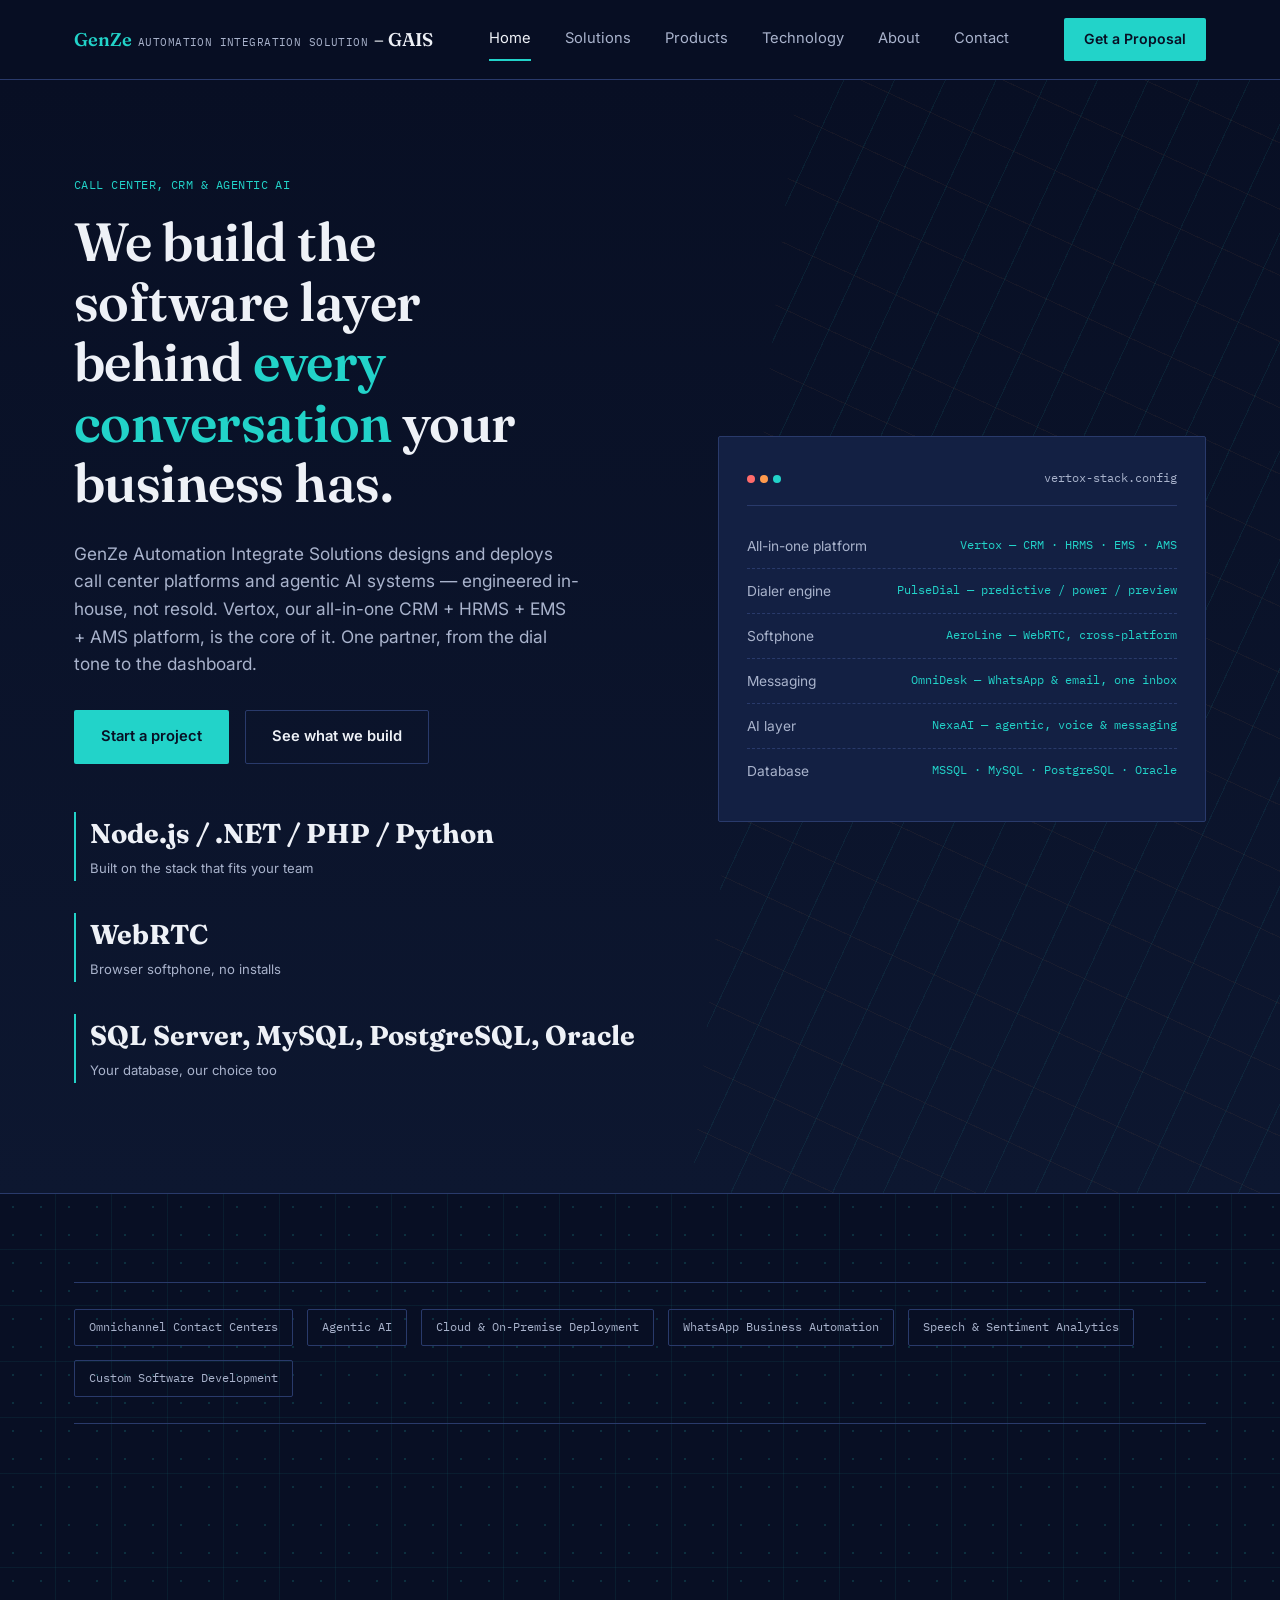
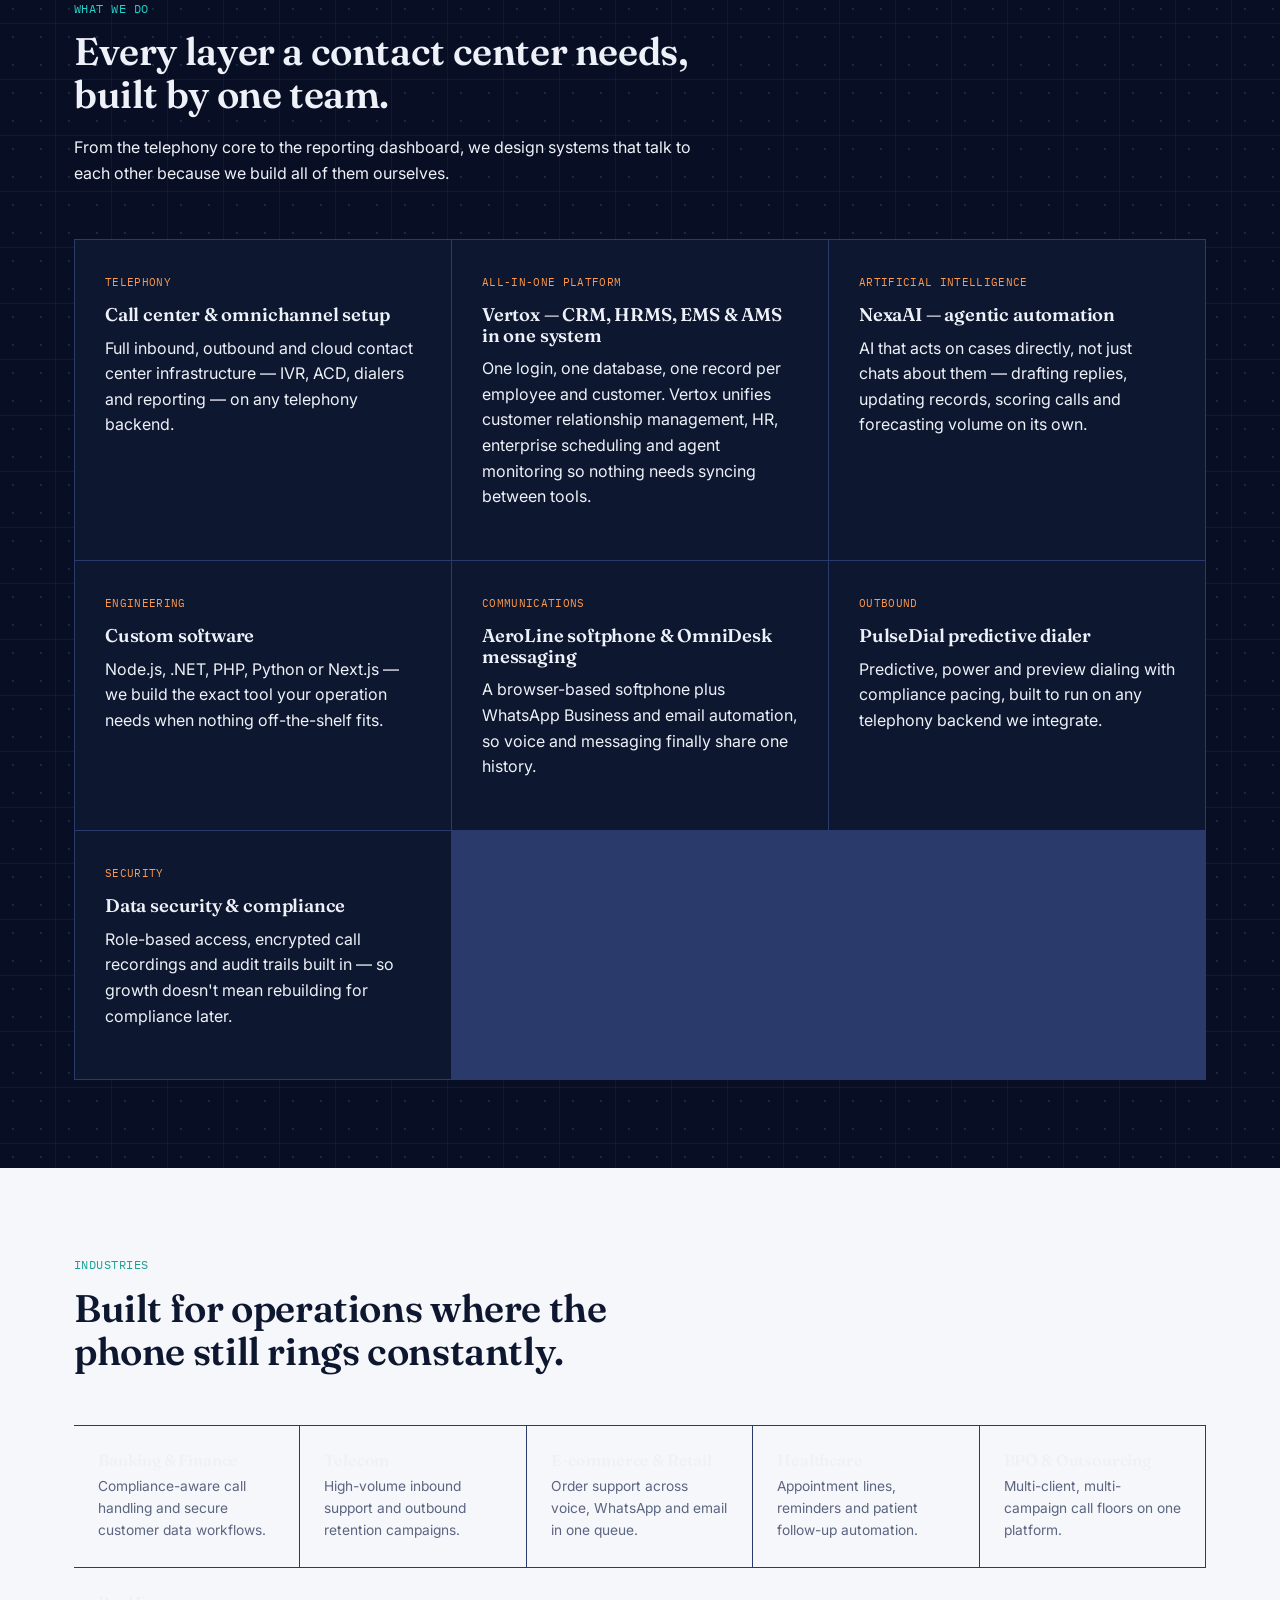
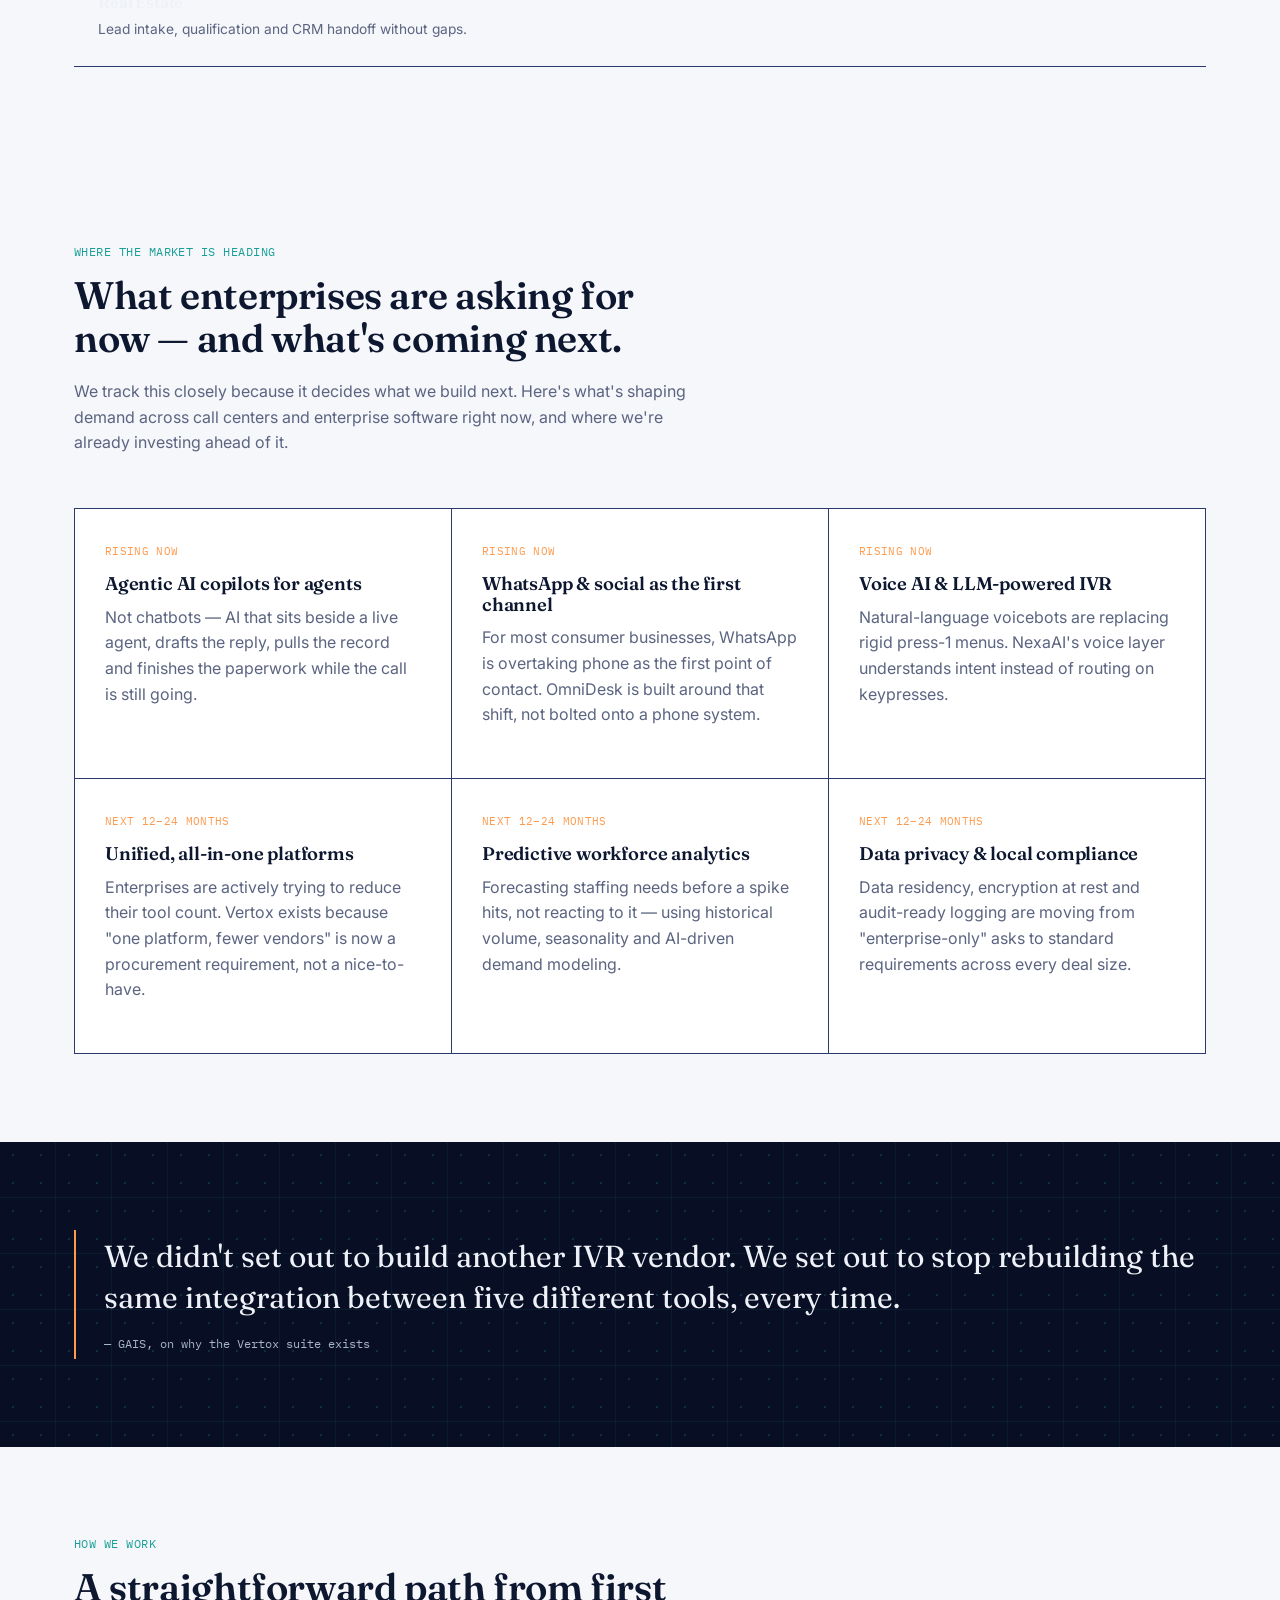
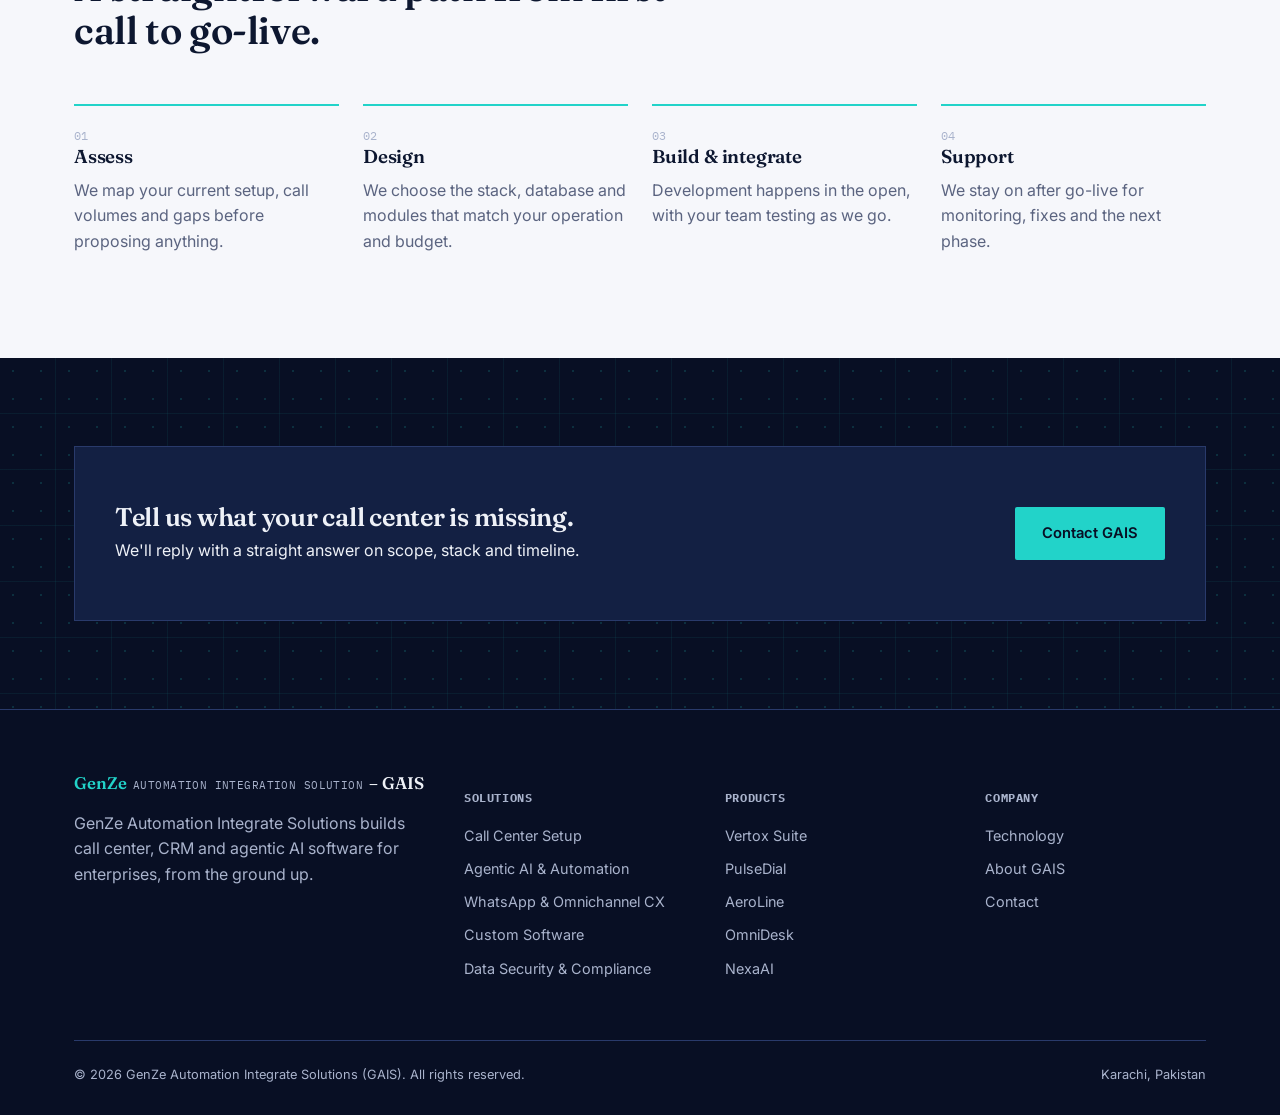
<file: index.html>
<!DOCTYPE html>
<html lang="en">
<head>
<meta charset="UTF-8">
<meta name="viewport" content="width=device-width, initial-scale=1">
<title>GenZe Automation Integrate Solutions | Call Center, CRM & Agentic AI</title>
<meta name="description" content="GAIS builds call center infrastructure and agentic AI automation for enterprises — including Vertox, our all-in-one CRM + HRMS + EMS + AMS platform, plus PulseDial, AeroLine, OmniDesk and NexaAI.">
<link rel="preconnect" href="https://fonts.googleapis.com">
<link href="https://fonts.googleapis.com/css2?family=Fraunces:wght@500;600;700&family=Inter:wght@400;500;600;700&family=IBM+Plex+Mono:wght@400;500&display=swap" rel="stylesheet">
<link rel="icon" href="assets/favicon-32.png" sizes="32x32" type="image/png">
<link rel="stylesheet" href="assets/style.css">
</head>
<body>

<header class="site-header">
  <div class="header-row">
    <a href="index.html" class="brand"><span class="brand-text"><strong class="brand-genze">GenZe</strong> <span class="brand-full">Automation Integration Solution</span> <strong class="brand-gais">– GAIS</strong></span></a>
    <nav class="nav-links">
      <a href="index.html" class="active">Home</a>
      <a href="solutions.html">Solutions</a>
      <a href="products.html">Products</a>
      <a href="technology.html">Technology</a>
      <a href="about.html">About</a>
      <a href="contact.html">Contact</a>
    </nav>
    <a href="contact.html" class="nav-cta">Get a Proposal</a>
    <button class="menu-toggle" aria-label="Menu"><span></span><span></span><span></span></button>
  </div>
</header>

<section class="hero">
  <div class="container hero-grid">
    <div>
      <div class="eyebrow">CALL CENTER, CRM &amp; AGENTIC AI</div>
      <h1>We build the software layer behind <em>every conversation</em> your business has.</h1>
      <p class="lead">GenZe Automation Integrate Solutions designs and deploys call center platforms and agentic AI systems — engineered in-house, not resold. Vertox, our all-in-one CRM + HRMS + EMS + AMS platform, is the core of it. One partner, from the dial tone to the dashboard.</p>
      <div class="btn-row">
        <a href="contact.html" class="btn btn-primary">Start a project</a>
        <a href="solutions.html" class="btn btn-ghost">See what we build</a>
      </div>
      <div class="hero-stats">
        <div><strong>Node.js / .NET / PHP / Python</strong><span>Built on the stack that fits your team</span></div>
        <div><strong>WebRTC</strong><span>Browser softphone, no installs</span></div>
        <div><strong>SQL Server, MySQL, PostgreSQL, Oracle</strong><span>Your database, our choice too</span></div>
      </div>
    </div>
    <div class="hero-panel">
      <div class="panel-head">
        <div class="dot-row"><span class="d1"></span><span class="d2"></span><span class="d3"></span></div>
        <span>vertox-stack.config</span>
      </div>
      <div class="stack-line"><span>All-in-one platform</span><span>Vertox — CRM · HRMS · EMS · AMS</span></div>
      <div class="stack-line"><span>Dialer engine</span><span>PulseDial — predictive / power / preview</span></div>
      <div class="stack-line"><span>Softphone</span><span>AeroLine — WebRTC, cross-platform</span></div>
      <div class="stack-line"><span>Messaging</span><span>OmniDesk — WhatsApp &amp; email, one inbox</span></div>
      <div class="stack-line"><span>AI layer</span><span>NexaAI — agentic, voice &amp; messaging</span></div>
      <div class="stack-line"><span>Database</span><span>MSSQL · MySQL · PostgreSQL · Oracle</span></div>
    </div>
  </div>
</section>

<section class="on-dark">
  <div class="container">
    <div class="trust-strip">
      <span>Omnichannel Contact Centers</span>
      <span>Agentic AI</span>
      <span>Cloud &amp; On-Premise Deployment</span>
      <span>WhatsApp Business Automation</span>
      <span>Speech &amp; Sentiment Analytics</span>
      <span>Custom Software Development</span>
    </div>
  </div>
</section>

<section class="on-dark">
  <div class="container">
    <div class="section-head">
      <div class="eyebrow">WHAT WE DO</div>
      <h2>Every layer a contact center needs, built by one team.</h2>
      <p>From the telephony core to the reporting dashboard, we design systems that talk to each other because we build all of them ourselves.</p>
    </div>
    <div class="grid-3">
      <div class="cell">
        <span class="tag">TELEPHONY</span>
        <h3>Call center &amp; omnichannel setup</h3>
        <p>Full inbound, outbound and cloud contact center infrastructure — IVR, ACD, dialers and reporting — on any telephony backend.</p>
      </div>
      <div class="cell">
        <span class="tag">ALL-IN-ONE PLATFORM</span>
        <h3>Vertox — CRM, HRMS, EMS &amp; AMS in one system</h3>
        <p>One login, one database, one record per employee and customer. Vertox unifies customer relationship management, HR, enterprise scheduling and agent monitoring so nothing needs syncing between tools.</p>
      </div>
      <div class="cell">
        <span class="tag">ARTIFICIAL INTELLIGENCE</span>
        <h3>NexaAI — agentic automation</h3>
        <p>AI that acts on cases directly, not just chats about them — drafting replies, updating records, scoring calls and forecasting volume on its own.</p>
      </div>
      <div class="cell">
        <span class="tag">ENGINEERING</span>
        <h3>Custom software</h3>
        <p>Node.js, .NET, PHP, Python or Next.js — we build the exact tool your operation needs when nothing off-the-shelf fits.</p>
      </div>
      <div class="cell">
        <span class="tag">COMMUNICATIONS</span>
        <h3>AeroLine softphone &amp; OmniDesk messaging</h3>
        <p>A browser-based softphone plus WhatsApp Business and email automation, so voice and messaging finally share one history.</p>
      </div>
      <div class="cell">
        <span class="tag">OUTBOUND</span>
        <h3>PulseDial predictive dialer</h3>
        <p>Predictive, power and preview dialing with compliance pacing, built to run on any telephony backend we integrate.</p>
      </div>
      <div class="cell">
        <span class="tag">SECURITY</span>
        <h3>Data security &amp; compliance</h3>
        <p>Role-based access, encrypted call recordings and audit trails built in — so growth doesn't mean rebuilding for compliance later.</p>
      </div>
    </div>
  </div>
</section>

<section class="on-light">
  <div class="container">
    <div class="section-head">
      <div class="eyebrow">INDUSTRIES</div>
      <h2>Built for operations where the phone still rings constantly.</h2>
    </div>
    <div class="industry-row">
      <div class="industry-item"><h4>Banking &amp; Finance</h4><p>Compliance-aware call handling and secure customer data workflows.</p></div>
      <div class="industry-item"><h4>Telecom</h4><p>High-volume inbound support and outbound retention campaigns.</p></div>
      <div class="industry-item"><h4>E-commerce &amp; Retail</h4><p>Order support across voice, WhatsApp and email in one queue.</p></div>
      <div class="industry-item"><h4>Healthcare</h4><p>Appointment lines, reminders and patient follow-up automation.</p></div>
      <div class="industry-item"><h4>BPO &amp; Outsourcing</h4><p>Multi-client, multi-campaign call floors on one platform.</p></div>
      <div class="industry-item"><h4>Real Estate</h4><p>Lead intake, qualification and CRM handoff without gaps.</p></div>
    </div>
  </div>
</section>

<section class="on-light">
  <div class="container">
    <div class="section-head">
      <div class="eyebrow">WHERE THE MARKET IS HEADING</div>
      <h2>What enterprises are asking for now — and what's coming next.</h2>
      <p>We track this closely because it decides what we build next. Here's what's shaping demand across call centers and enterprise software right now, and where we're already investing ahead of it.</p>
    </div>
    <div class="grid-3">
      <div class="cell">
        <span class="tag">RISING NOW</span>
        <h3>Agentic AI copilots for agents</h3>
        <p>Not chatbots — AI that sits beside a live agent, drafts the reply, pulls the record and finishes the paperwork while the call is still going.</p>
      </div>
      <div class="cell">
        <span class="tag">RISING NOW</span>
        <h3>WhatsApp &amp; social as the first channel</h3>
        <p>For most consumer businesses, WhatsApp is overtaking phone as the first point of contact. OmniDesk is built around that shift, not bolted onto a phone system.</p>
      </div>
      <div class="cell">
        <span class="tag">RISING NOW</span>
        <h3>Voice AI &amp; LLM-powered IVR</h3>
        <p>Natural-language voicebots are replacing rigid press-1 menus. NexaAI's voice layer understands intent instead of routing on keypresses.</p>
      </div>
      <div class="cell">
        <span class="tag">NEXT 12–24 MONTHS</span>
        <h3>Unified, all-in-one platforms</h3>
        <p>Enterprises are actively trying to reduce their tool count. Vertox exists because "one platform, fewer vendors" is now a procurement requirement, not a nice-to-have.</p>
      </div>
      <div class="cell">
        <span class="tag">NEXT 12–24 MONTHS</span>
        <h3>Predictive workforce analytics</h3>
        <p>Forecasting staffing needs before a spike hits, not reacting to it — using historical volume, seasonality and AI-driven demand modeling.</p>
      </div>
      <div class="cell">
        <span class="tag">NEXT 12–24 MONTHS</span>
        <h3>Data privacy &amp; local compliance</h3>
        <p>Data residency, encryption at rest and audit-ready logging are moving from "enterprise-only" asks to standard requirements across every deal size.</p>
      </div>
    </div>
  </div>
</section>

<section class="on-dark">
  <div class="container">
    <div class="pullquote">
      <p>We didn't set out to build another IVR vendor. We set out to stop rebuilding the same integration between five different tools, every time.</p>
      <cite>— GAIS, on why the Vertox suite exists</cite>
    </div>
  </div>
</section>

<section class="on-light">
  <div class="container">
    <div class="section-head">
      <div class="eyebrow">HOW WE WORK</div>
      <h2>A straightforward path from first call to go-live.</h2>
    </div>
    <div class="steps">
      <div class="step"><span class="num">01</span><h3>Assess</h3><p>We map your current setup, call volumes and gaps before proposing anything.</p></div>
      <div class="step"><span class="num">02</span><h3>Design</h3><p>We choose the stack, database and modules that match your operation and budget.</p></div>
      <div class="step"><span class="num">03</span><h3>Build &amp; integrate</h3><p>Development happens in the open, with your team testing as we go.</p></div>
      <div class="step"><span class="num">04</span><h3>Support</h3><p>We stay on after go-live for monitoring, fixes and the next phase.</p></div>
    </div>
  </div>
</section>

<section class="on-dark">
  <div class="container">
    <div class="cta-band">
      <div>
        <h3>Tell us what your call center is missing.</h3>
        <p>We'll reply with a straight answer on scope, stack and timeline.</p>
      </div>
      <a href="contact.html" class="btn btn-primary">Contact GAIS</a>
    </div>
  </div>
</section>

<footer>
  <div class="container">
    <div class="footer-grid">
      <div>
        <div class="brand" style="margin-bottom:14px;"><span class="brand-text"><strong class="brand-genze">GenZe</strong> <span class="brand-full">Automation Integration Solution</span> <strong class="brand-gais">– GAIS</strong></span></div>
        <p>GenZe Automation Integrate Solutions builds call center, CRM and agentic AI software for enterprises, from the ground up.</p>
      </div>
      <div>
        <h5>SOLUTIONS</h5>
        <ul>
          <li><a href="solutions.html">Call Center Setup</a></li>
          <li><a href="solutions.html">Agentic AI &amp; Automation</a></li>
          <li><a href="solutions.html">WhatsApp &amp; Omnichannel CX</a></li>
          <li><a href="solutions.html">Custom Software</a></li>
          <li><a href="solutions.html">Data Security &amp; Compliance</a></li>
        </ul>
      </div>
      <div>
        <h5>PRODUCTS</h5>
        <ul>
          <li><a href="products.html">Vertox Suite</a></li>
          <li><a href="products.html">PulseDial</a></li>
          <li><a href="products.html">AeroLine</a></li>
          <li><a href="products.html">OmniDesk</a></li>
          <li><a href="products.html">NexaAI</a></li>
        </ul>
      </div>
      <div>
        <h5>COMPANY</h5>
        <ul>
          <li><a href="technology.html">Technology</a></li>
          <li><a href="about.html">About GAIS</a></li>
          <li><a href="contact.html">Contact</a></li>
        </ul>
      </div>
    </div>
    <div class="footer-bottom">
      <span>© 2026 GenZe Automation Integrate Solutions (GAIS). All rights reserved.</span>
      <span>Karachi, Pakistan</span>
    </div>
  </div>
</footer>

<script src="assets/script.js"></script>
</body>
</html>
</file>
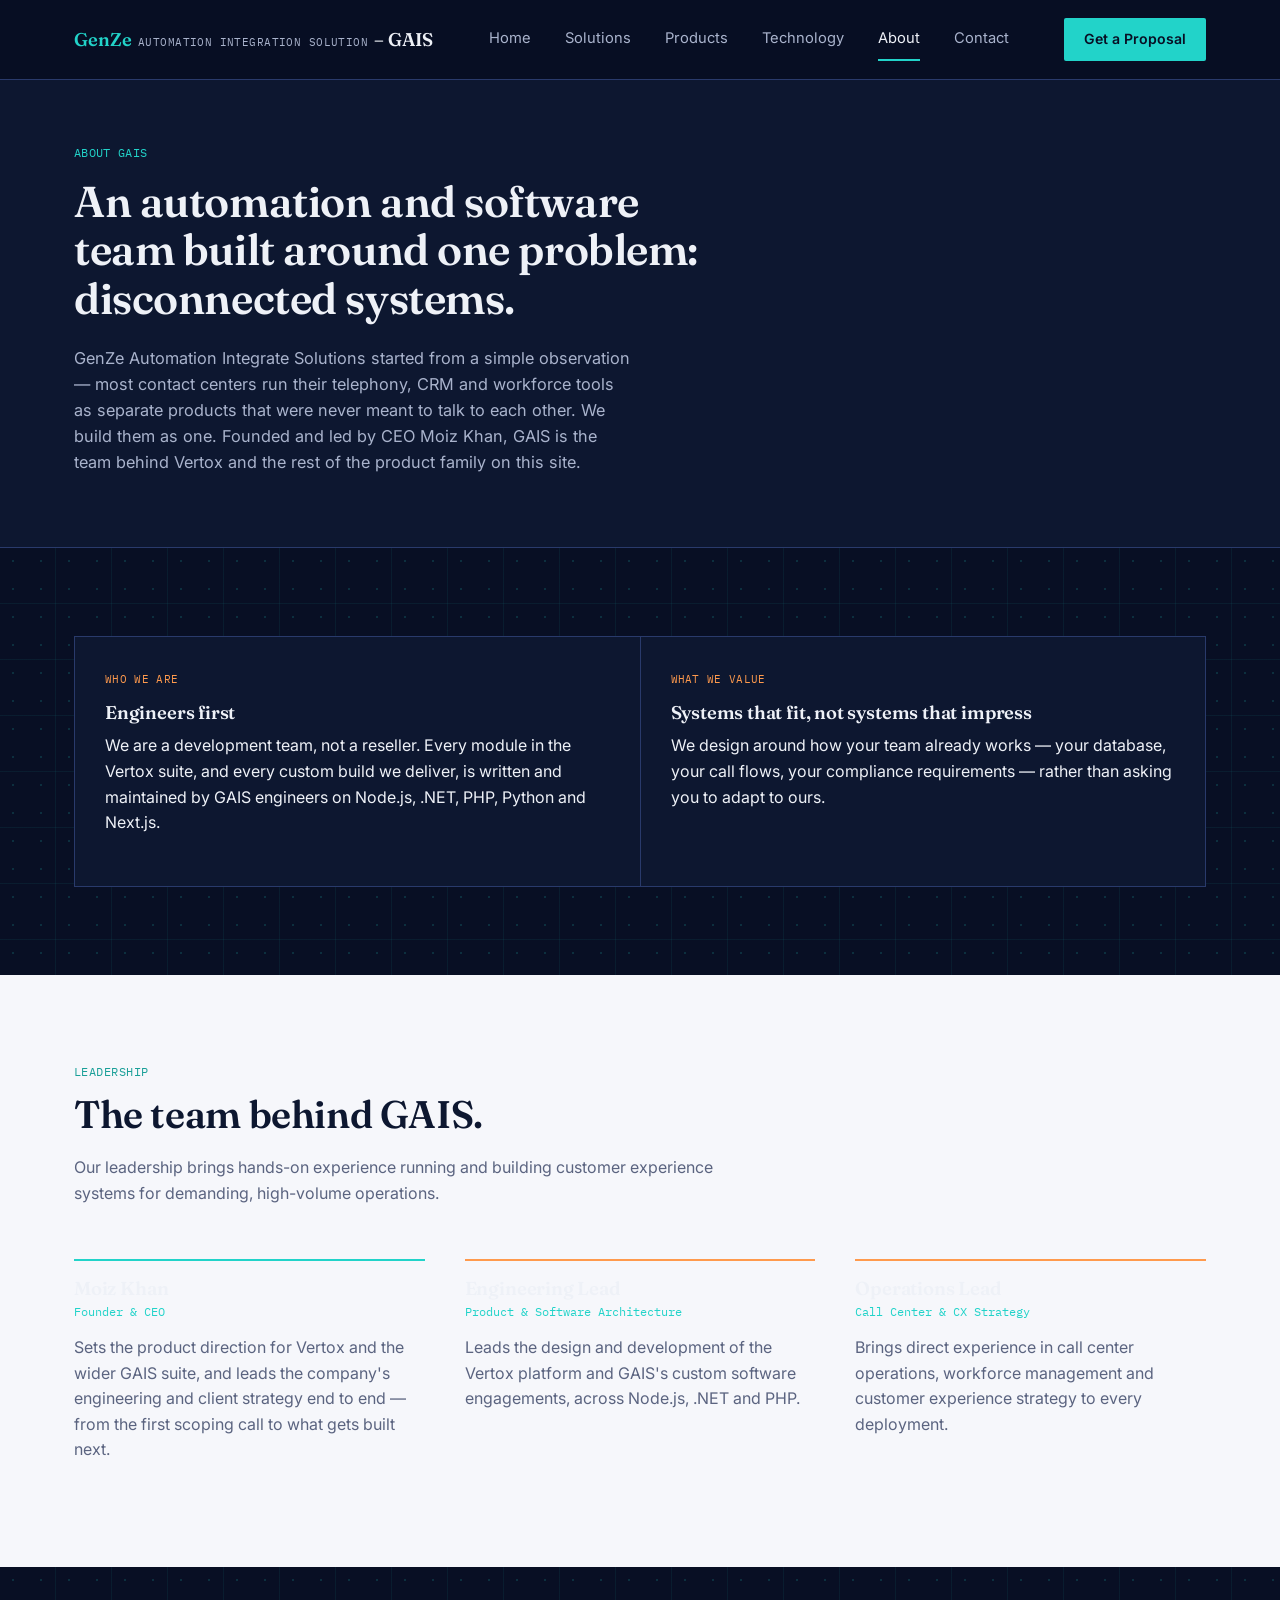
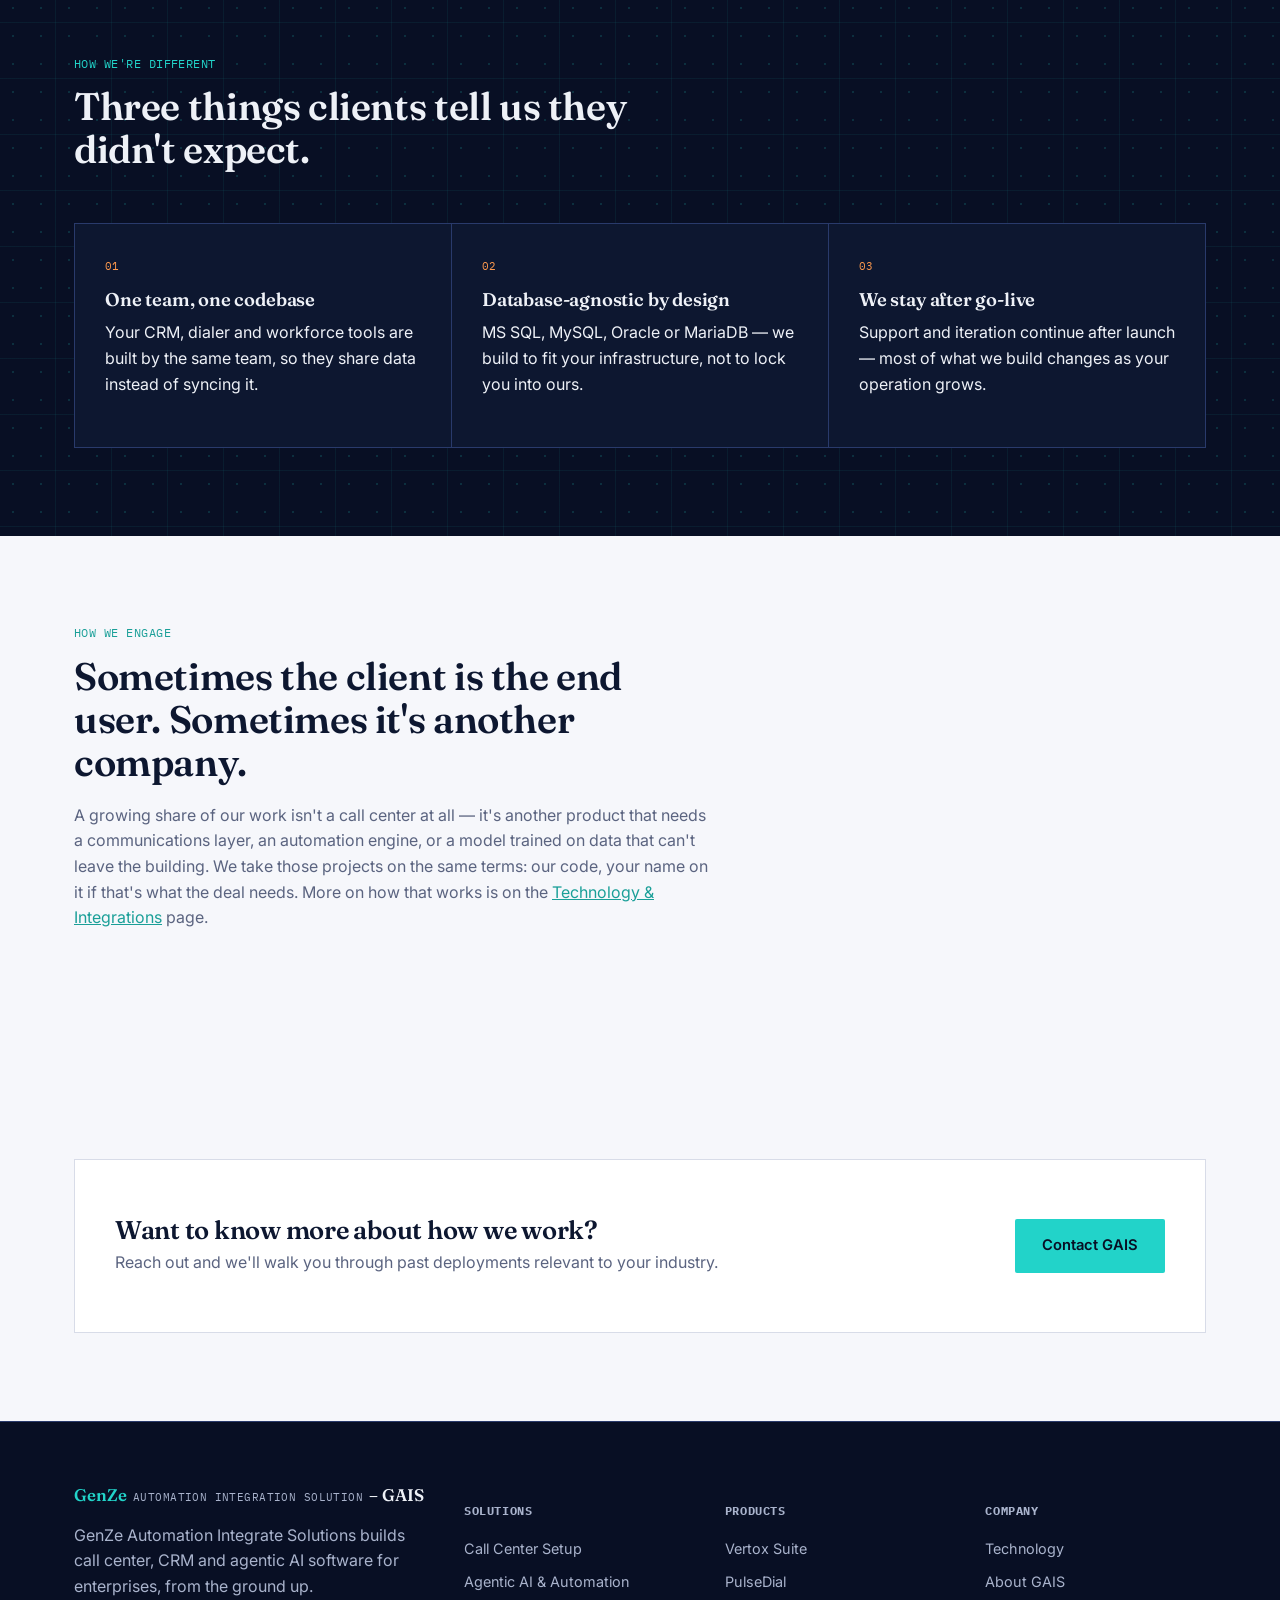
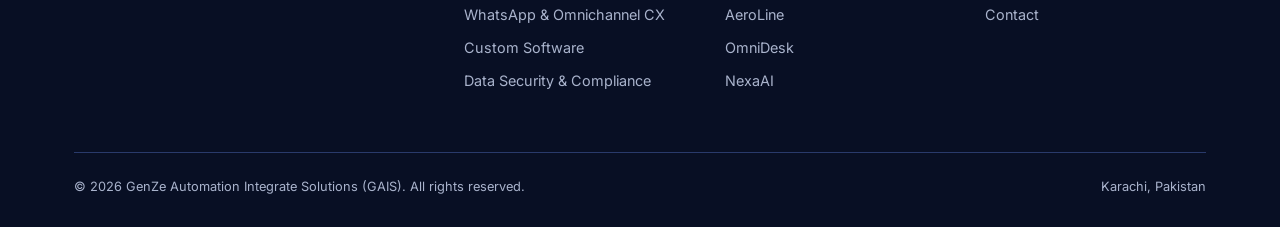
<file: about.html>
<!DOCTYPE html>
<html lang="en">
<head>
<meta charset="UTF-8">
<meta name="viewport" content="width=device-width, initial-scale=1">
<title>About &amp; Leadership | GenZe Automation Integrate Solutions (GAIS)</title>
<meta name="description" content="GAIS is a Karachi-based automation and software team, led by CEO &amp; Founder Moiz Khan, building call center, CRM and AI infrastructure for enterprises.">
<link rel="preconnect" href="https://fonts.googleapis.com">
<link href="https://fonts.googleapis.com/css2?family=Fraunces:wght@500;600;700&family=Inter:wght@400;500;600;700&family=IBM+Plex+Mono:wght@400;500&display=swap" rel="stylesheet">
<link rel="icon" href="assets/favicon-32.png" sizes="32x32" type="image/png">
<link rel="stylesheet" href="assets/style.css">
</head>
<body>

<header class="site-header">
  <div class="header-row">
    <a href="index.html" class="brand"><span class="brand-text"><strong class="brand-genze">GenZe</strong> <span class="brand-full">Automation Integration Solution</span> <strong class="brand-gais">– GAIS</strong></span></a>
    <nav class="nav-links">
      <a href="index.html">Home</a>
      <a href="solutions.html">Solutions</a>
      <a href="products.html">Products</a>
      <a href="technology.html">Technology</a>
      <a href="about.html" class="active">About</a>
      <a href="contact.html">Contact</a>
    </nav>
    <a href="contact.html" class="nav-cta">Get a Proposal</a>
    <button class="menu-toggle" aria-label="Menu"><span></span><span></span><span></span></button>
  </div>
</header>

<section class="page-hero">
  <div class="container">
    <div class="breadcrumb">ABOUT GAIS</div>
    <h1>An automation and software team built around one problem: disconnected systems.</h1>
    <p>GenZe Automation Integrate Solutions started from a simple observation — most contact centers run their telephony, CRM and workforce tools as separate products that were never meant to talk to each other. We build them as one. Founded and led by CEO Moiz Khan, GAIS is the team behind Vertox and the rest of the product family on this site.</p>
  </div>
</section>

<section class="on-dark">
  <div class="container">
    <div class="grid-2">
      <div class="cell">
        <span class="tag">WHO WE ARE</span>
        <h3>Engineers first</h3>
        <p>We are a development team, not a reseller. Every module in the Vertox suite, and every custom build we deliver, is written and maintained by GAIS engineers on Node.js, .NET, PHP, Python and Next.js.</p>
      </div>
      <div class="cell">
        <span class="tag">WHAT WE VALUE</span>
        <h3>Systems that fit, not systems that impress</h3>
        <p>We design around how your team already works — your database, your call flows, your compliance requirements — rather than asking you to adapt to ours.</p>
      </div>
    </div>
  </div>
</section>

<section class="on-light">
  <div class="container">
    <div class="section-head">
      <div class="eyebrow">LEADERSHIP</div>
      <h2>The team behind GAIS.</h2>
      <p>Our leadership brings hands-on experience running and building customer experience systems for demanding, high-volume operations.</p>
    </div>
    <div class="team-grid team-grid-3">
      <div class="team-card">
        <h3>Moiz Khan</h3>
        <span class="role">Founder &amp; CEO</span>
        <p>Sets the product direction for Vertox and the wider GAIS suite, and leads the company's engineering and client strategy end to end — from the first scoping call to what gets built next.</p>
      </div>
      <div class="team-card">
        <h3>Engineering Lead</h3>
        <span class="role">Product &amp; Software Architecture</span>
        <p>Leads the design and development of the Vertox platform and GAIS's custom software engagements, across Node.js, .NET and PHP.</p>
      </div>
      <div class="team-card">
        <h3>Operations Lead</h3>
        <span class="role">Call Center &amp; CX Strategy</span>
        <p>Brings direct experience in call center operations, workforce management and customer experience strategy to every deployment.</p>
      </div>
    </div>
  </div>
</section>

<section class="on-dark">
  <div class="container">
    <div class="section-head">
      <div class="eyebrow">HOW WE'RE DIFFERENT</div>
      <h2>Three things clients tell us they didn't expect.</h2>
    </div>
    <div class="grid-3">
      <div class="cell"><span class="tag">01</span><h3>One team, one codebase</h3><p>Your CRM, dialer and workforce tools are built by the same team, so they share data instead of syncing it.</p></div>
      <div class="cell"><span class="tag">02</span><h3>Database-agnostic by design</h3><p>MS SQL, MySQL, Oracle or MariaDB — we build to fit your infrastructure, not to lock you into ours.</p></div>
      <div class="cell"><span class="tag">03</span><h3>We stay after go-live</h3><p>Support and iteration continue after launch — most of what we build changes as your operation grows.</p></div>
    </div>
  </div>
</section>

<section class="on-light">
  <div class="container">
    <div class="section-head">
      <div class="eyebrow">HOW WE ENGAGE</div>
      <h2>Sometimes the client is the end user. Sometimes it's another company.</h2>
      <p>A growing share of our work isn't a call center at all — it's another product that needs a communications layer, an automation engine, or a model trained on data that can't leave the building. We take those projects on the same terms: our code, your name on it if that's what the deal needs. More on how that works is on the <a href="technology.html" style="color:var(--cyan-dim);text-decoration:underline;">Technology &amp; Integrations</a> page.</p>
    </div>
  </div>
</section>

<section class="on-light">
  <div class="container">
    <div class="cta-band" style="background:#fff;border-color:#d8dce8;">
      <div>
        <h3 style="color:var(--paper-ink);">Want to know more about how we work?</h3>
        <p>Reach out and we'll walk you through past deployments relevant to your industry.</p>
      </div>
      <a href="contact.html" class="btn btn-primary">Contact GAIS</a>
    </div>
  </div>
</section>

<footer>
  <div class="container">
    <div class="footer-grid">
      <div>
        <div class="brand" style="margin-bottom:14px;"><span class="brand-text"><strong class="brand-genze">GenZe</strong> <span class="brand-full">Automation Integration Solution</span> <strong class="brand-gais">– GAIS</strong></span></div>
        <p>GenZe Automation Integrate Solutions builds call center, CRM and agentic AI software for enterprises, from the ground up.</p>
      </div>
      <div>
        <h5>SOLUTIONS</h5>
        <ul>
          <li><a href="solutions.html">Call Center Setup</a></li>
          <li><a href="solutions.html">Agentic AI &amp; Automation</a></li>
          <li><a href="solutions.html">WhatsApp &amp; Omnichannel CX</a></li>
          <li><a href="solutions.html">Custom Software</a></li>
          <li><a href="solutions.html">Data Security &amp; Compliance</a></li>
        </ul>
      </div>
      <div>
        <h5>PRODUCTS</h5>
        <ul>
          <li><a href="products.html">Vertox Suite</a></li>
          <li><a href="products.html">PulseDial</a></li>
          <li><a href="products.html">AeroLine</a></li>
          <li><a href="products.html">OmniDesk</a></li>
          <li><a href="products.html">NexaAI</a></li>
        </ul>
      </div>
      <div>
        <h5>COMPANY</h5>
        <ul>
          <li><a href="technology.html">Technology</a></li>
          <li><a href="about.html">About GAIS</a></li>
          <li><a href="contact.html">Contact</a></li>
        </ul>
      </div>
    </div>
    <div class="footer-bottom">
      <span>© 2026 GenZe Automation Integrate Solutions (GAIS). All rights reserved.</span>
      <span>Karachi, Pakistan</span>
    </div>
  </div>
</footer>

<script src="assets/script.js"></script>
</body>
</html>
</file>
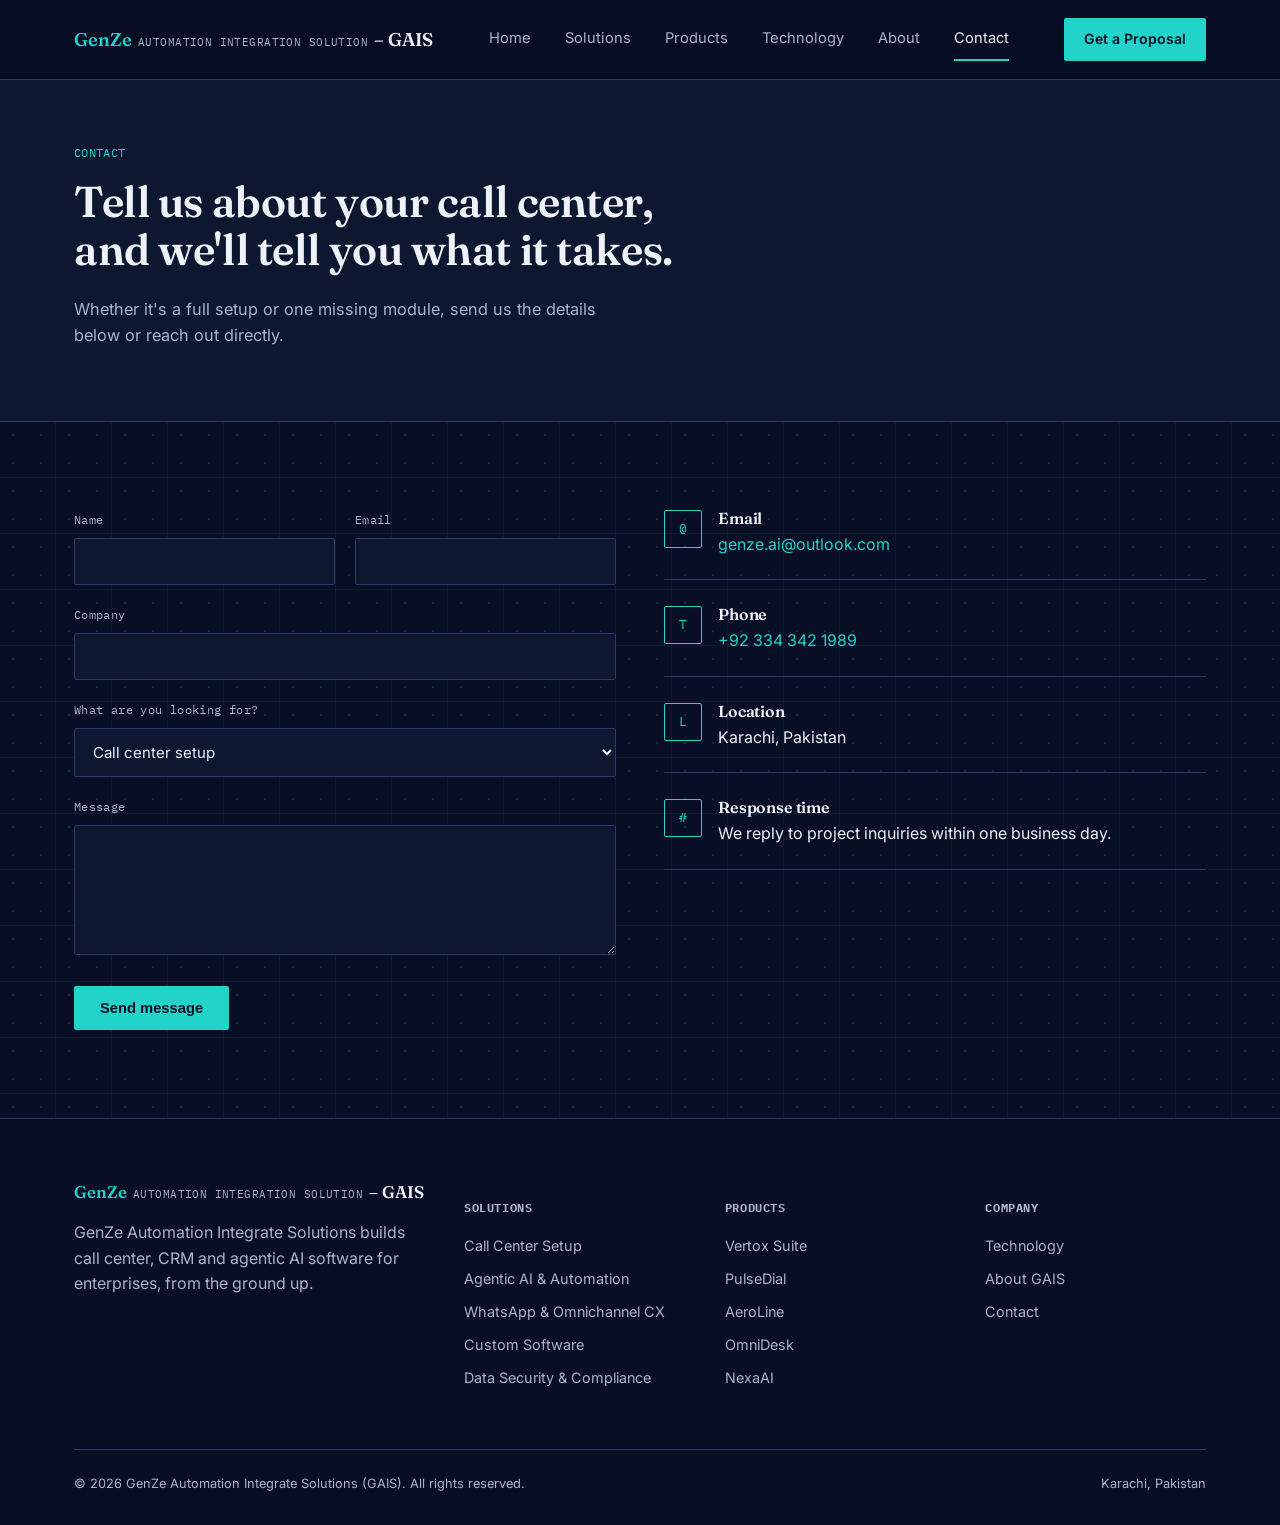
<file: contact.html>
<!DOCTYPE html>
<html lang="en">
<head>
<meta charset="UTF-8">
<meta name="viewport" content="width=device-width, initial-scale=1">
<title>Contact | GenZe Automation Integrate Solutions (GAIS)</title>
<meta name="description" content="Get in touch with GAIS for call center, CRM, EMS, AMS and AI automation software projects.">
<link rel="preconnect" href="https://fonts.googleapis.com">
<link href="https://fonts.googleapis.com/css2?family=Fraunces:wght@500;600;700&family=Inter:wght@400;500;600;700&family=IBM+Plex+Mono:wght@400;500&display=swap" rel="stylesheet">
<link rel="icon" href="assets/favicon-32.png" sizes="32x32" type="image/png">
<link rel="stylesheet" href="assets/style.css">
</head>
<body>

<header class="site-header">
  <div class="header-row">
    <a href="index.html" class="brand"><span class="brand-text"><strong class="brand-genze">GenZe</strong> <span class="brand-full">Automation Integration Solution</span> <strong class="brand-gais">– GAIS</strong></span></a>
    <nav class="nav-links">
      <a href="index.html">Home</a>
      <a href="solutions.html">Solutions</a>
      <a href="products.html">Products</a>
      <a href="technology.html">Technology</a>
      <a href="about.html">About</a>
      <a href="contact.html" class="active">Contact</a>
    </nav>
    <a href="contact.html" class="nav-cta">Get a Proposal</a>
    <button class="menu-toggle" aria-label="Menu"><span></span><span></span><span></span></button>
  </div>
</header>

<section class="page-hero">
  <div class="container">
    <div class="breadcrumb">CONTACT</div>
    <h1>Tell us about your call center, and we'll tell you what it takes.</h1>
    <p>Whether it's a full setup or one missing module, send us the details below or reach out directly.</p>
  </div>
</section>

<section class="on-dark">
  <div class="container">
    <div class="grid-2" style="border:none;background:none;gap:48px;">

      <div class="cell" style="background:none;padding:0;">
        <form class="contact-form">
          <div class="form-grid">
            <div>
              <label for="name">Name</label>
              <input id="name" type="text" required>
            </div>
            <div>
              <label for="email">Email</label>
              <input id="email" type="email" required>
            </div>
            <div class="full">
              <label for="company">Company</label>
              <input id="company" type="text">
            </div>
            <div class="full">
              <label for="interest">What are you looking for?</label>
              <select id="interest">
                <option>Call center setup</option>
                <option>Vertox (all-in-one CRM / HRMS / EMS / AMS)</option>
                <option>PulseDial (predictive dialer)</option>
                <option>AeroLine (WebRTC softphone)</option>
                <option>OmniDesk (WhatsApp / email automation)</option>
                <option>NexaAI (agentic AI &amp; automation)</option>
                <option>Custom software</option>
                <option>Data security &amp; compliance</option>
                <option>Third-party integration or custom AI model</option>
                <option>Something else</option>
              </select>
            </div>
            <div class="full">
              <label for="message">Message</label>
              <textarea id="message" required></textarea>
            </div>
          </div>
          <div style="margin-top:24px;">
            <button type="submit" class="btn btn-primary" style="border:none;cursor:pointer;">Send message</button>
          </div>
        </form>
      </div>

      <div class="cell" style="background:none;padding:0;">
        <div class="info-list">
          <div class="info-item">
            <div class="icon">@</div>
            <div>
              <h4>Email</h4>
              <a href="mailto:genze.ai@outlook.com">genze.ai@outlook.com</a>
            </div>
          </div>
          <div class="info-item">
            <div class="icon">T</div>
            <div>
              <h4>Phone</h4>
              <a href="tel:+923343421989">+92 334 342 1989</a>
            </div>
          </div>
          <div class="info-item">
            <div class="icon">L</div>
            <div>
              <h4>Location</h4>
              <p style="margin:0;">Karachi, Pakistan</p>
            </div>
          </div>
          <div class="info-item">
            <div class="icon">#</div>
            <div>
              <h4>Response time</h4>
              <p style="margin:0;">We reply to project inquiries within one business day.</p>
            </div>
          </div>
        </div>
      </div>

    </div>
  </div>
</section>

<footer>
  <div class="container">
    <div class="footer-grid">
      <div>
        <div class="brand" style="margin-bottom:14px;"><span class="brand-text"><strong class="brand-genze">GenZe</strong> <span class="brand-full">Automation Integration Solution</span> <strong class="brand-gais">– GAIS</strong></span></div>
        <p>GenZe Automation Integrate Solutions builds call center, CRM and agentic AI software for enterprises, from the ground up.</p>
      </div>
      <div>
        <h5>SOLUTIONS</h5>
        <ul>
          <li><a href="solutions.html">Call Center Setup</a></li>
          <li><a href="solutions.html">Agentic AI &amp; Automation</a></li>
          <li><a href="solutions.html">WhatsApp &amp; Omnichannel CX</a></li>
          <li><a href="solutions.html">Custom Software</a></li>
          <li><a href="solutions.html">Data Security &amp; Compliance</a></li>
        </ul>
      </div>
      <div>
        <h5>PRODUCTS</h5>
        <ul>
          <li><a href="products.html">Vertox Suite</a></li>
          <li><a href="products.html">PulseDial</a></li>
          <li><a href="products.html">AeroLine</a></li>
          <li><a href="products.html">OmniDesk</a></li>
          <li><a href="products.html">NexaAI</a></li>
        </ul>
      </div>
      <div>
        <h5>COMPANY</h5>
        <ul>
          <li><a href="technology.html">Technology</a></li>
          <li><a href="about.html">About GAIS</a></li>
          <li><a href="contact.html">Contact</a></li>
        </ul>
      </div>
    </div>
    <div class="footer-bottom">
      <span>© 2026 GenZe Automation Integrate Solutions (GAIS). All rights reserved.</span>
      <span>Karachi, Pakistan</span>
    </div>
  </div>
</footer>

<script src="assets/script.js"></script>
</body>
</html>
</file>
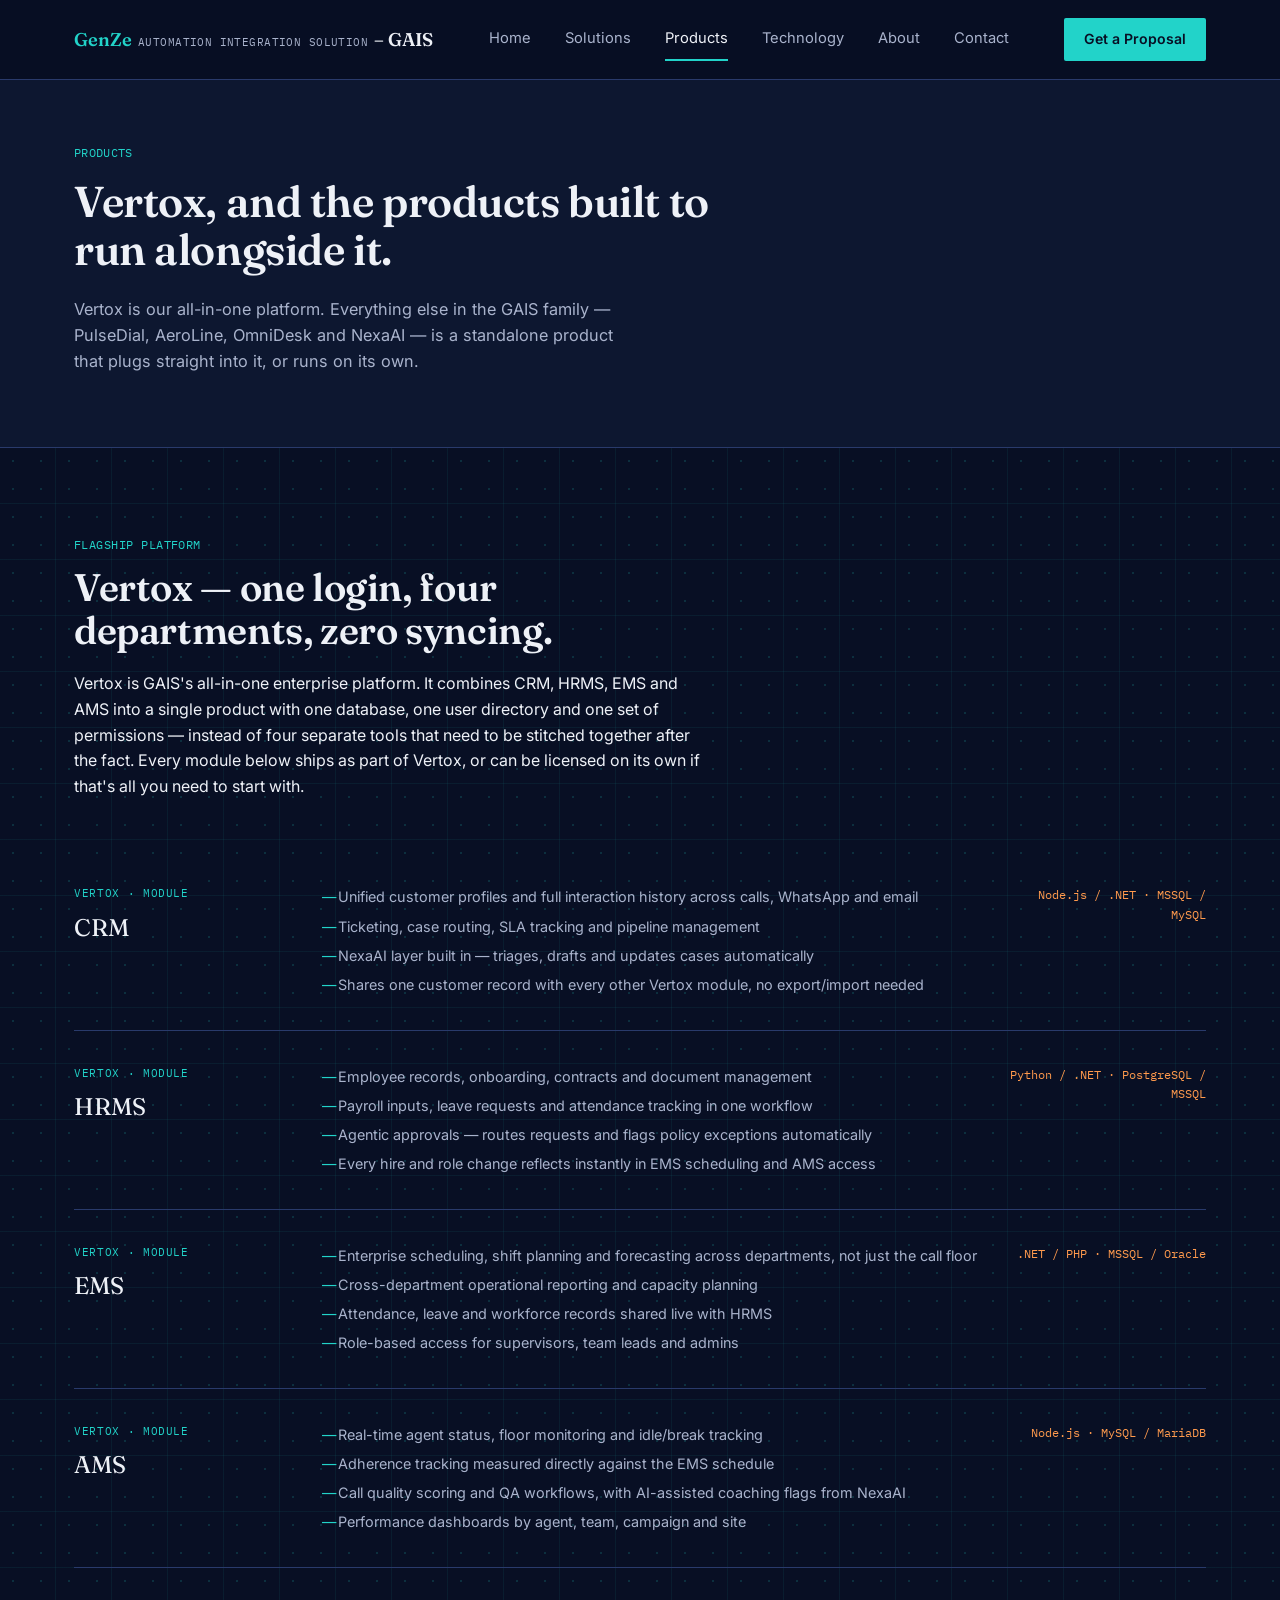
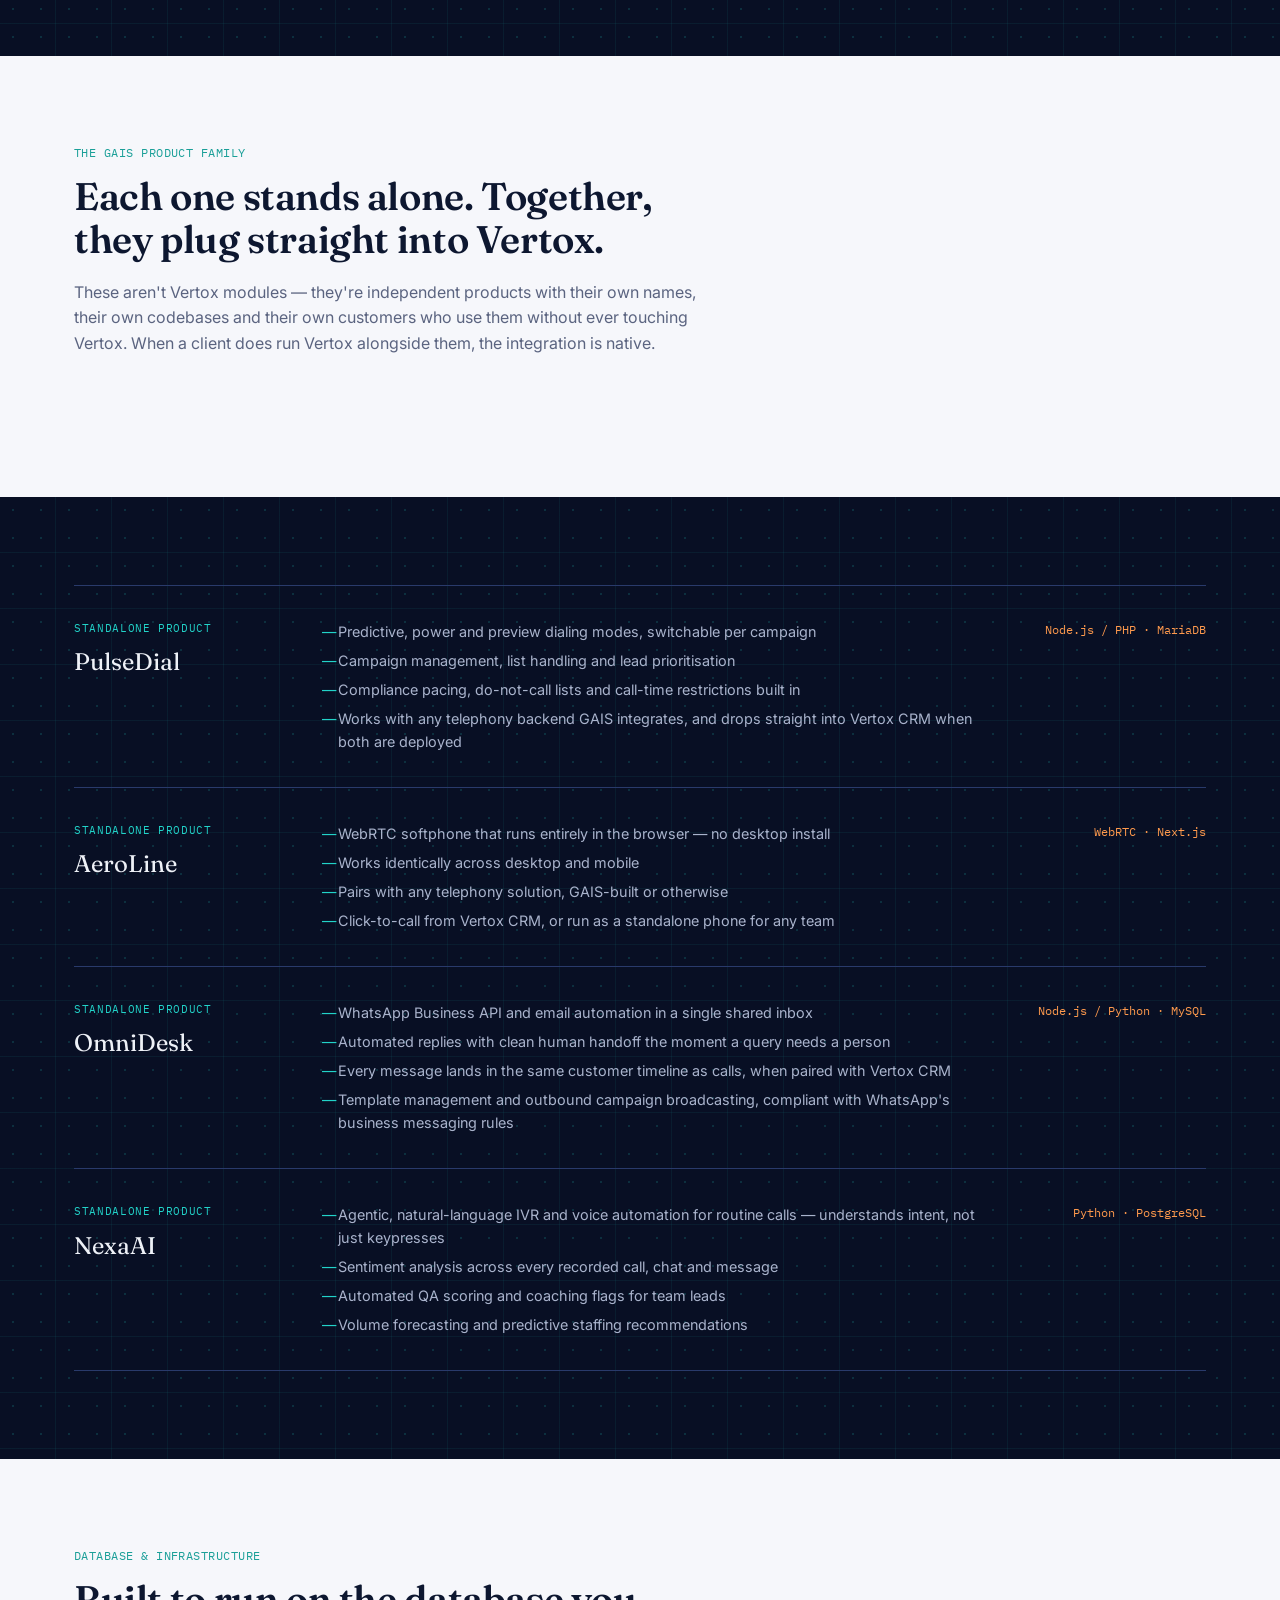
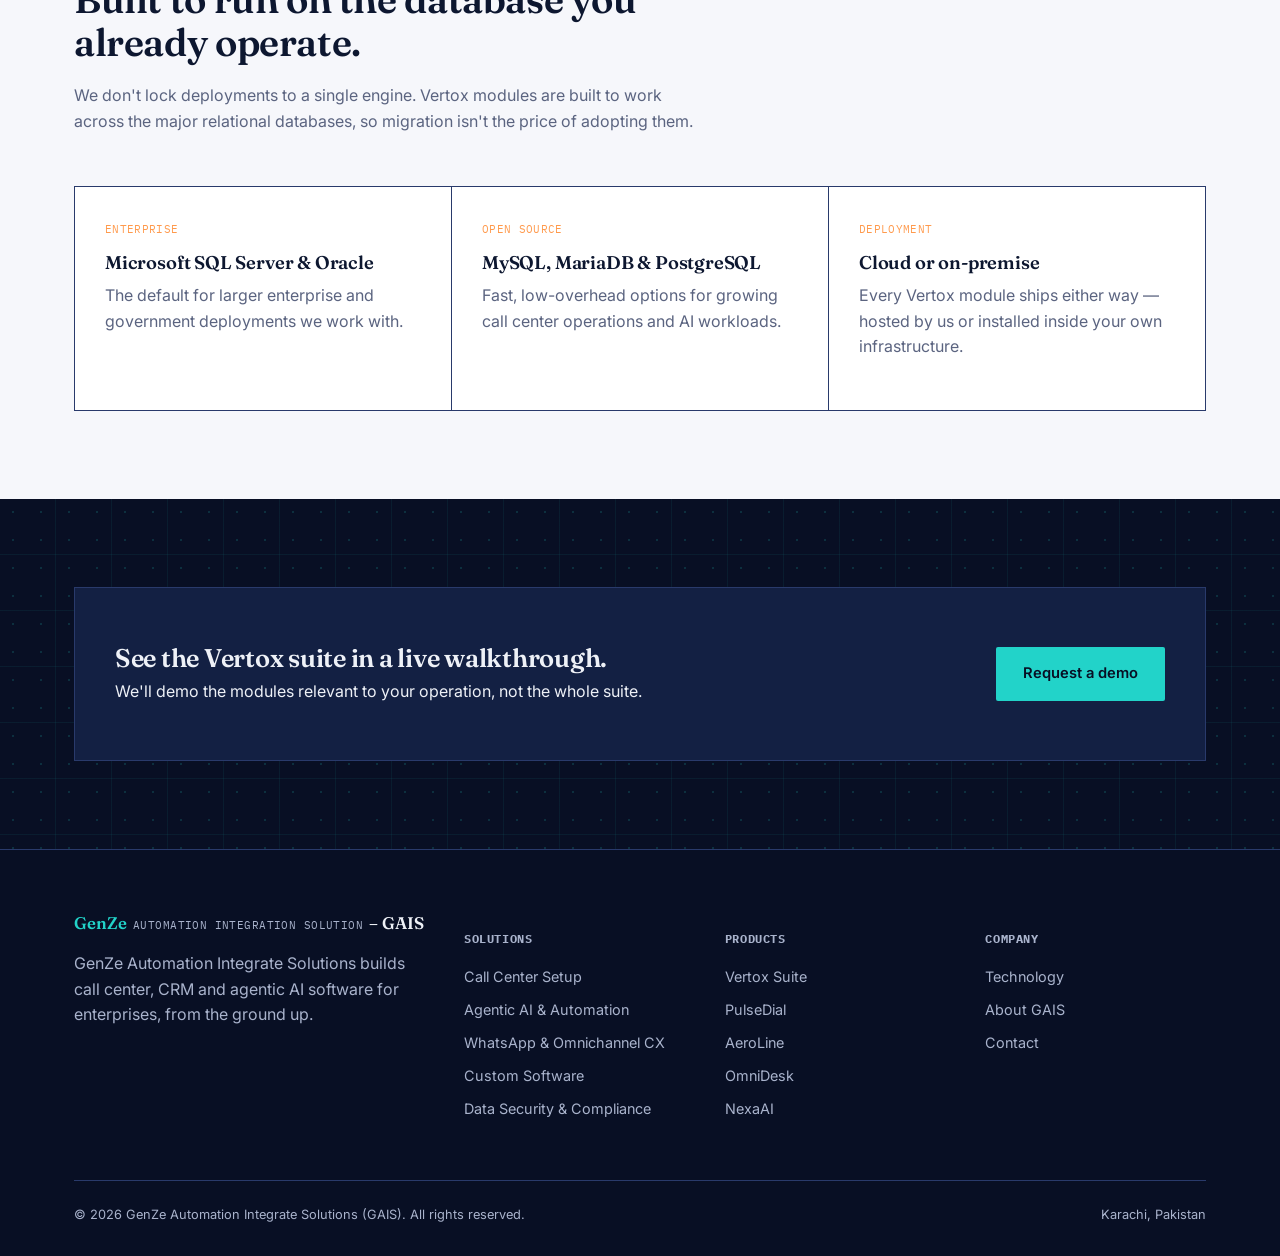
<file: products.html>
<!DOCTYPE html>
<html lang="en">
<head>
<meta charset="UTF-8">
<meta name="viewport" content="width=device-width, initial-scale=1">
<title>Vertox &amp; the GAIS Product Family | GenZe Automation Integrate Solutions (GAIS)</title>
<meta name="description" content="Vertox is the all-in-one CRM + HRMS + EMS + AMS platform by GAIS. Alongside it: PulseDial (dialer), AeroLine (softphone), OmniDesk (messaging) and NexaAI (agentic AI) — built on Node.js, .NET, PHP, Python and Next.js.">
<link rel="preconnect" href="https://fonts.googleapis.com">
<link href="https://fonts.googleapis.com/css2?family=Fraunces:wght@500;600;700&family=Inter:wght@400;500;600;700&family=IBM+Plex+Mono:wght@400;500&display=swap" rel="stylesheet">
<link rel="icon" href="assets/favicon-32.png" sizes="32x32" type="image/png">
<link rel="stylesheet" href="assets/style.css">
</head>
<body>

<header class="site-header">
  <div class="header-row">
    <a href="index.html" class="brand"><span class="brand-text"><strong class="brand-genze">GenZe</strong> <span class="brand-full">Automation Integration Solution</span> <strong class="brand-gais">– GAIS</strong></span></a>
    <nav class="nav-links">
      <a href="index.html">Home</a>
      <a href="solutions.html">Solutions</a>
      <a href="products.html" class="active">Products</a>
      <a href="technology.html">Technology</a>
      <a href="about.html">About</a>
      <a href="contact.html">Contact</a>
    </nav>
    <a href="contact.html" class="nav-cta">Get a Proposal</a>
    <button class="menu-toggle" aria-label="Menu"><span></span><span></span><span></span></button>
  </div>
</header>

<section class="page-hero">
  <div class="container">
    <div class="breadcrumb">PRODUCTS</div>
    <h1>Vertox, and the products built to run alongside it.</h1>
    <p>Vertox is our all-in-one platform. Everything else in the GAIS family — PulseDial, AeroLine, OmniDesk and NexaAI — is a standalone product that plugs straight into it, or runs on its own.</p>
  </div>
</section>

<section class="on-dark">
  <div class="container">
    <div class="section-head">
      <div class="eyebrow">FLAGSHIP PLATFORM</div>
      <h2>Vertox — one login, four departments, zero syncing.</h2>
      <p>Vertox is GAIS's all-in-one enterprise platform. It combines CRM, HRMS, EMS and AMS into a single product with one database, one user directory and one set of permissions — instead of four separate tools that need to be stitched together after the fact. Every module below ships as part of Vertox, or can be licensed on its own if that's all you need to start with.</p>
    </div>

    <div class="product-row">
      <div class="product-name"><span class="suite">VERTOX · MODULE</span>CRM</div>
      <ul>
        <li>Unified customer profiles and full interaction history across calls, WhatsApp and email</li>
        <li>Ticketing, case routing, SLA tracking and pipeline management</li>
        <li>NexaAI layer built in — triages, drafts and updates cases automatically</li>
        <li>Shares one customer record with every other Vertox module, no export/import needed</li>
      </ul>
      <div class="stackline">Node.js / .NET · MSSQL / MySQL</div>
    </div>

    <div class="product-row">
      <div class="product-name"><span class="suite">VERTOX · MODULE</span>HRMS</div>
      <ul>
        <li>Employee records, onboarding, contracts and document management</li>
        <li>Payroll inputs, leave requests and attendance tracking in one workflow</li>
        <li>Agentic approvals — routes requests and flags policy exceptions automatically</li>
        <li>Every hire and role change reflects instantly in EMS scheduling and AMS access</li>
      </ul>
      <div class="stackline">Python / .NET · PostgreSQL / MSSQL</div>
    </div>

    <div class="product-row">
      <div class="product-name"><span class="suite">VERTOX · MODULE</span>EMS</div>
      <ul>
        <li>Enterprise scheduling, shift planning and forecasting across departments, not just the call floor</li>
        <li>Cross-department operational reporting and capacity planning</li>
        <li>Attendance, leave and workforce records shared live with HRMS</li>
        <li>Role-based access for supervisors, team leads and admins</li>
      </ul>
      <div class="stackline">.NET / PHP · MSSQL / Oracle</div>
    </div>

    <div class="product-row">
      <div class="product-name"><span class="suite">VERTOX · MODULE</span>AMS</div>
      <ul>
        <li>Real-time agent status, floor monitoring and idle/break tracking</li>
        <li>Adherence tracking measured directly against the EMS schedule</li>
        <li>Call quality scoring and QA workflows, with AI-assisted coaching flags from NexaAI</li>
        <li>Performance dashboards by agent, team, campaign and site</li>
      </ul>
      <div class="stackline">Node.js · MySQL / MariaDB</div>
    </div>
  </div>
</section>

<section class="on-light">
  <div class="container">
    <div class="section-head">
      <div class="eyebrow">THE GAIS PRODUCT FAMILY</div>
      <h2>Each one stands alone. Together, they plug straight into Vertox.</h2>
      <p>These aren't Vertox modules — they're independent products with their own names, their own codebases and their own customers who use them without ever touching Vertox. When a client does run Vertox alongside them, the integration is native.</p>
    </div>
  </div>
</section>

<section class="on-dark">
  <div class="container">

    <div class="product-row">
      <div class="product-name"><span class="suite">STANDALONE PRODUCT</span>PulseDial</div>
      <ul>
        <li>Predictive, power and preview dialing modes, switchable per campaign</li>
        <li>Campaign management, list handling and lead prioritisation</li>
        <li>Compliance pacing, do-not-call lists and call-time restrictions built in</li>
        <li>Works with any telephony backend GAIS integrates, and drops straight into Vertox CRM when both are deployed</li>
      </ul>
      <div class="stackline">Node.js / PHP · MariaDB</div>
    </div>

    <div class="product-row">
      <div class="product-name"><span class="suite">STANDALONE PRODUCT</span>AeroLine</div>
      <ul>
        <li>WebRTC softphone that runs entirely in the browser — no desktop install</li>
        <li>Works identically across desktop and mobile</li>
        <li>Pairs with any telephony solution, GAIS-built or otherwise</li>
        <li>Click-to-call from Vertox CRM, or run as a standalone phone for any team</li>
      </ul>
      <div class="stackline">WebRTC · Next.js</div>
    </div>

    <div class="product-row">
      <div class="product-name"><span class="suite">STANDALONE PRODUCT</span>OmniDesk</div>
      <ul>
        <li>WhatsApp Business API and email automation in a single shared inbox</li>
        <li>Automated replies with clean human handoff the moment a query needs a person</li>
        <li>Every message lands in the same customer timeline as calls, when paired with Vertox CRM</li>
        <li>Template management and outbound campaign broadcasting, compliant with WhatsApp's business messaging rules</li>
      </ul>
      <div class="stackline">Node.js / Python · MySQL</div>
    </div>

    <div class="product-row">
      <div class="product-name"><span class="suite">STANDALONE PRODUCT</span>NexaAI</div>
      <ul>
        <li>Agentic, natural-language IVR and voice automation for routine calls — understands intent, not just keypresses</li>
        <li>Sentiment analysis across every recorded call, chat and message</li>
        <li>Automated QA scoring and coaching flags for team leads</li>
        <li>Volume forecasting and predictive staffing recommendations</li>
      </ul>
      <div class="stackline">Python · PostgreSQL</div>
    </div>

  </div>
</section>

<section class="on-light">
  <div class="container">
    <div class="section-head">
      <div class="eyebrow">DATABASE &amp; INFRASTRUCTURE</div>
      <h2>Built to run on the database you already operate.</h2>
      <p>We don't lock deployments to a single engine. Vertox modules are built to work across the major relational databases, so migration isn't the price of adopting them.</p>
    </div>
    <div class="grid-3">
      <div class="cell"><span class="tag">ENTERPRISE</span><h3>Microsoft SQL Server &amp; Oracle</h3><p>The default for larger enterprise and government deployments we work with.</p></div>
      <div class="cell"><span class="tag">OPEN SOURCE</span><h3>MySQL, MariaDB &amp; PostgreSQL</h3><p>Fast, low-overhead options for growing call center operations and AI workloads.</p></div>
      <div class="cell"><span class="tag">DEPLOYMENT</span><h3>Cloud or on-premise</h3><p>Every Vertox module ships either way — hosted by us or installed inside your own infrastructure.</p></div>
    </div>
  </div>
</section>

<section class="on-dark">
  <div class="container">
    <div class="cta-band">
      <div>
        <h3>See the Vertox suite in a live walkthrough.</h3>
        <p>We'll demo the modules relevant to your operation, not the whole suite.</p>
      </div>
      <a href="contact.html" class="btn btn-primary">Request a demo</a>
    </div>
  </div>
</section>

<footer>
  <div class="container">
    <div class="footer-grid">
      <div>
        <div class="brand" style="margin-bottom:14px;"><span class="brand-text"><strong class="brand-genze">GenZe</strong> <span class="brand-full">Automation Integration Solution</span> <strong class="brand-gais">– GAIS</strong></span></div>
        <p>GenZe Automation Integrate Solutions builds call center, CRM and agentic AI software for enterprises, from the ground up.</p>
      </div>
      <div>
        <h5>SOLUTIONS</h5>
        <ul>
          <li><a href="solutions.html">Call Center Setup</a></li>
          <li><a href="solutions.html">Agentic AI &amp; Automation</a></li>
          <li><a href="solutions.html">WhatsApp &amp; Omnichannel CX</a></li>
          <li><a href="solutions.html">Custom Software</a></li>
          <li><a href="solutions.html">Data Security &amp; Compliance</a></li>
        </ul>
      </div>
      <div>
        <h5>PRODUCTS</h5>
        <ul>
          <li><a href="products.html">Vertox Suite</a></li>
          <li><a href="products.html">PulseDial</a></li>
          <li><a href="products.html">AeroLine</a></li>
          <li><a href="products.html">OmniDesk</a></li>
          <li><a href="products.html">NexaAI</a></li>
        </ul>
      </div>
      <div>
        <h5>COMPANY</h5>
        <ul>
          <li><a href="technology.html">Technology</a></li>
          <li><a href="about.html">About GAIS</a></li>
          <li><a href="contact.html">Contact</a></li>
        </ul>
      </div>
    </div>
    <div class="footer-bottom">
      <span>© 2026 GenZe Automation Integrate Solutions (GAIS). All rights reserved.</span>
      <span>Karachi, Pakistan</span>
    </div>
  </div>
</footer>

<script src="assets/script.js"></script>
</body>
</html>
</file>
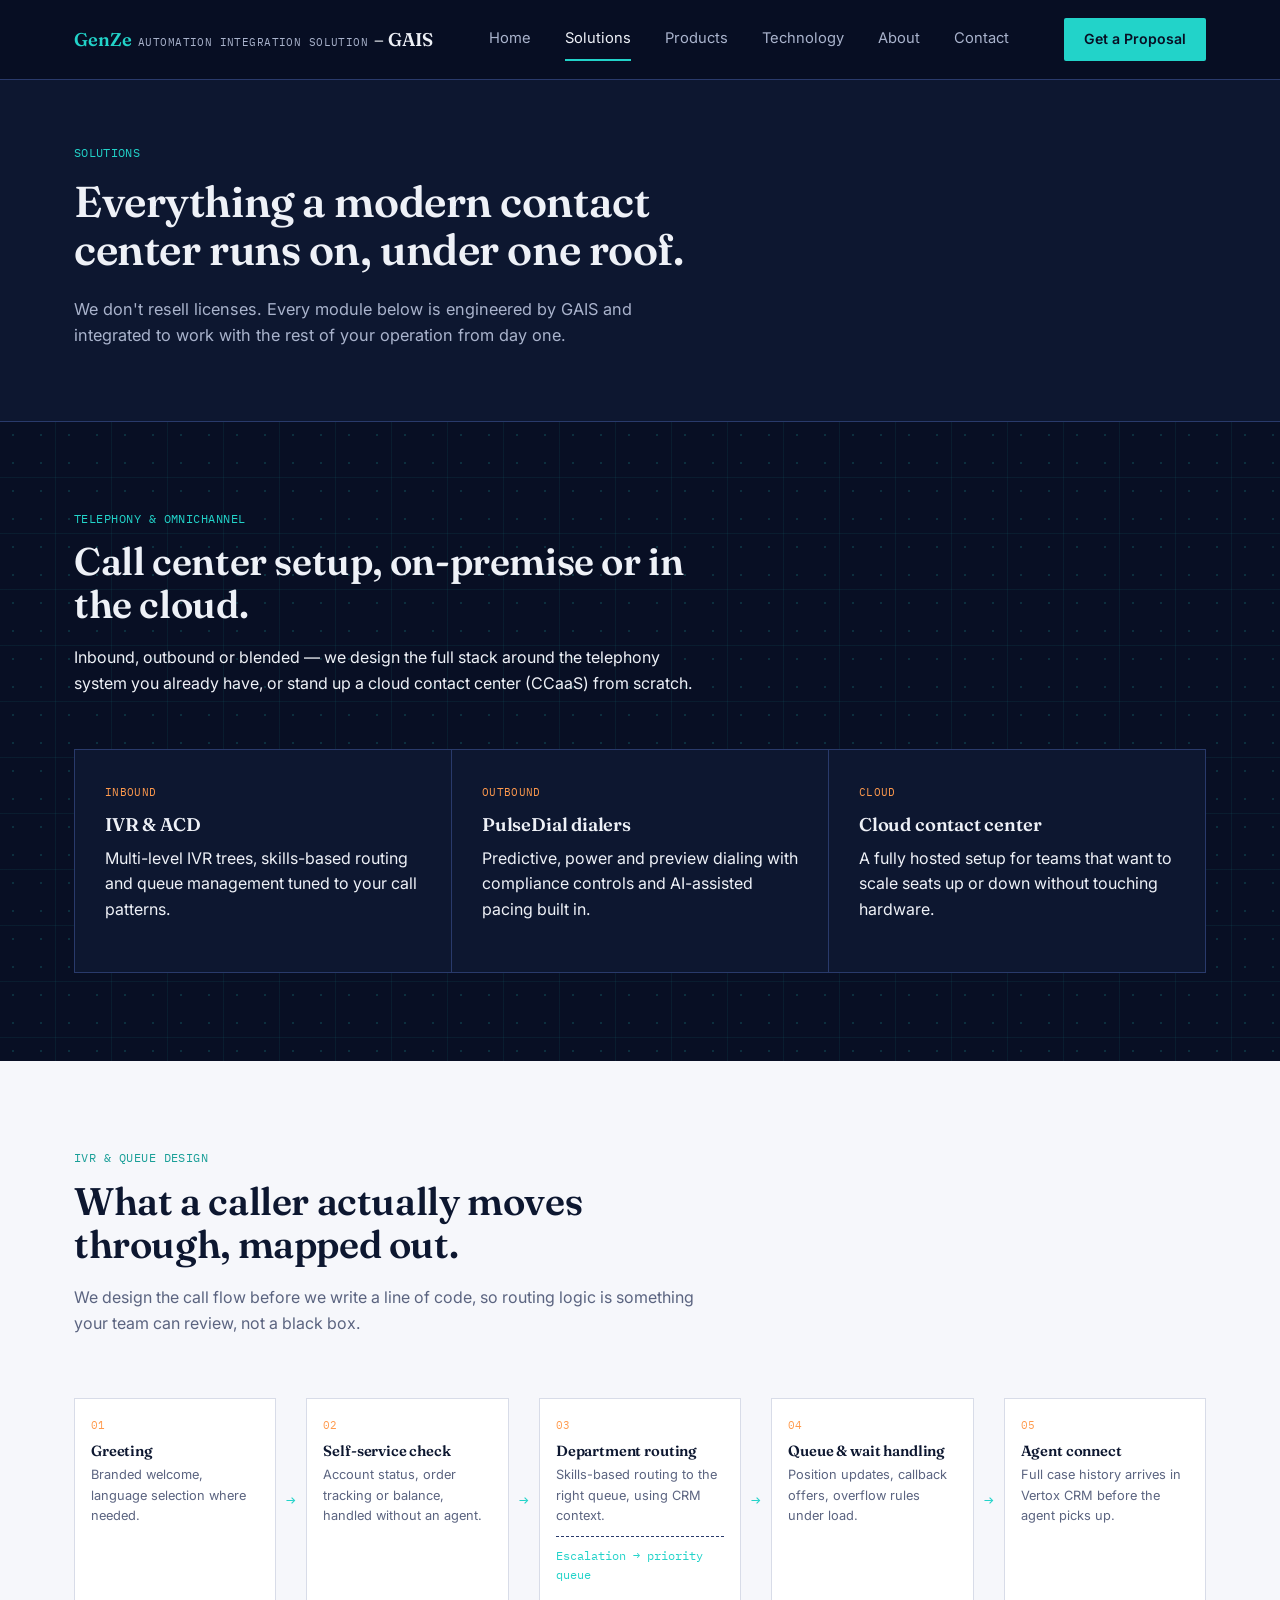
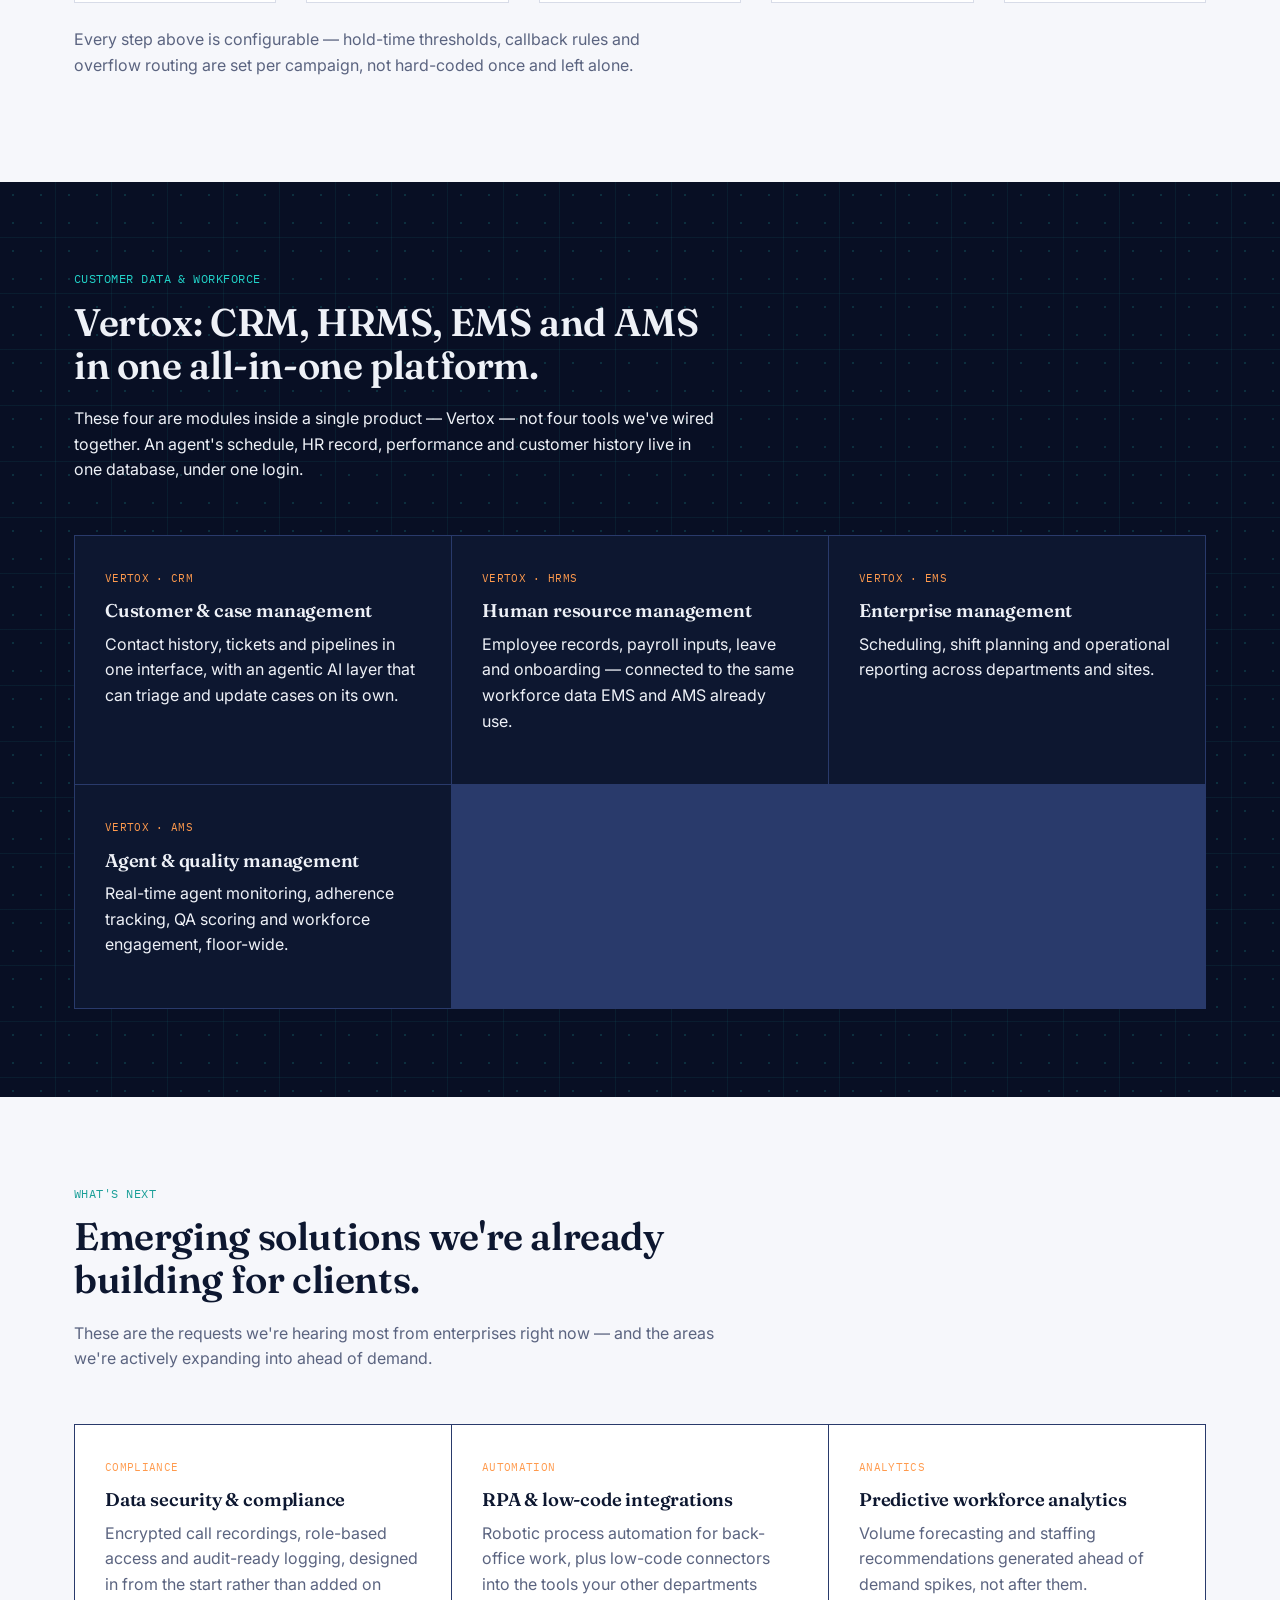
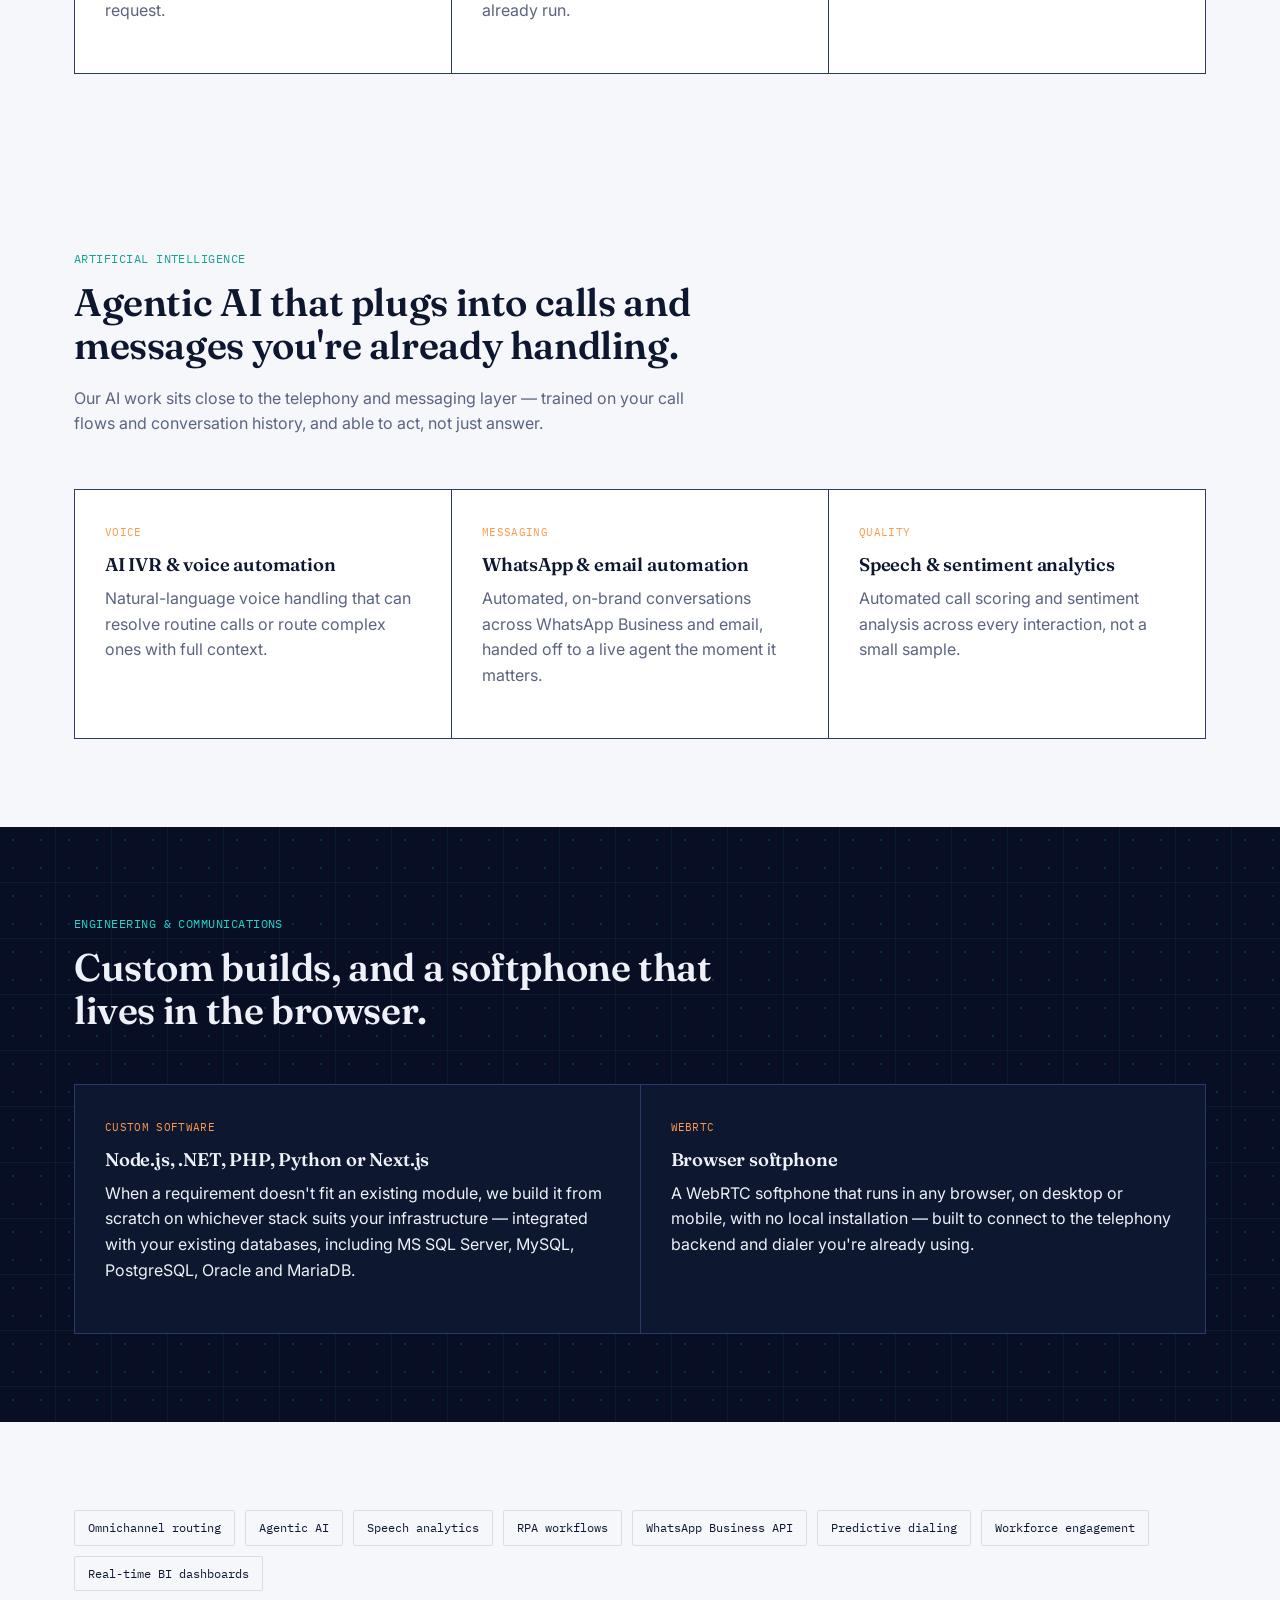
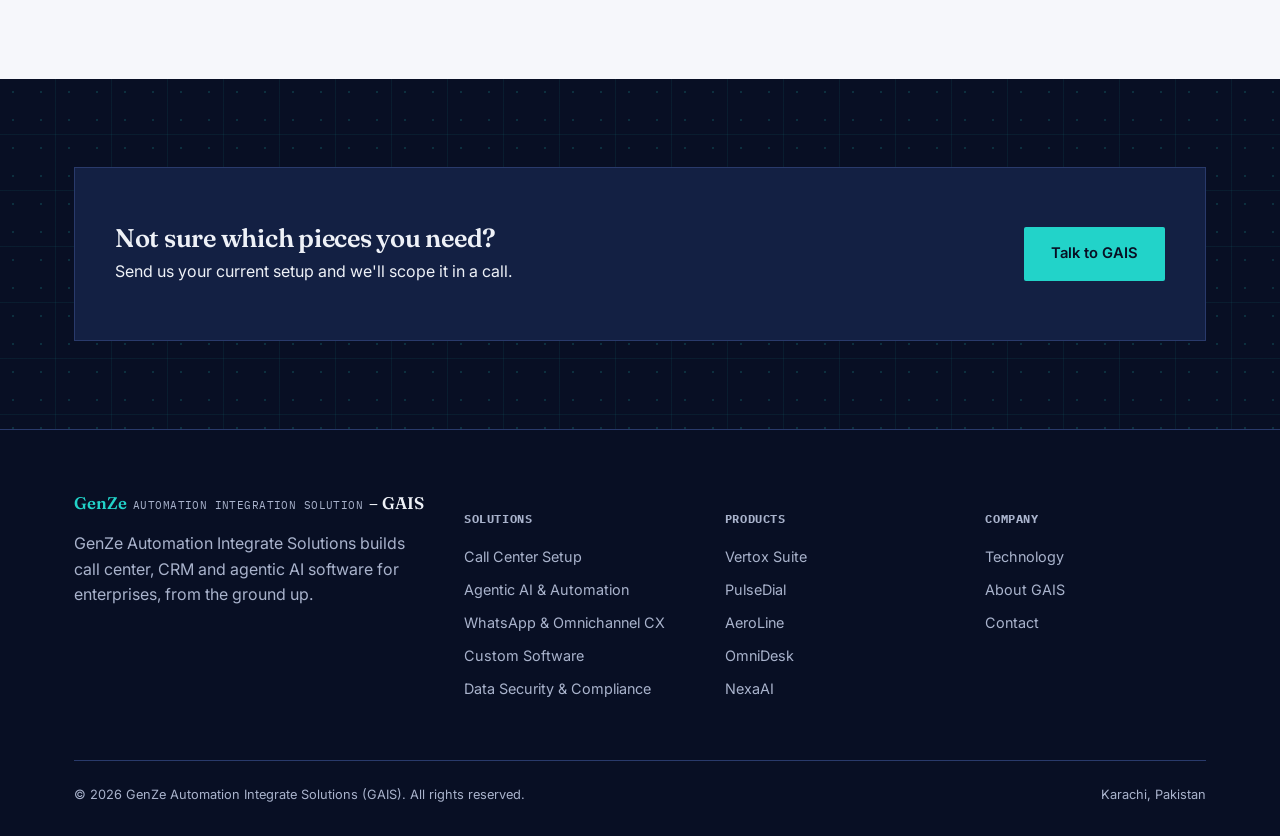
<file: solutions.html>
<!DOCTYPE html>
<html lang="en">
<head>
<meta charset="UTF-8">
<meta name="viewport" content="width=device-width, initial-scale=1">
<title>Solutions | GenZe Automation Integrate Solutions (GAIS)</title>
<meta name="description" content="Call center setup, CRM, HRMS, EMS, AMS, agentic AI, WhatsApp and email automation, custom software and WebRTC softphones — built by GAIS.">
<link rel="preconnect" href="https://fonts.googleapis.com">
<link href="https://fonts.googleapis.com/css2?family=Fraunces:wght@500;600;700&family=Inter:wght@400;500;600;700&family=IBM+Plex+Mono:wght@400;500&display=swap" rel="stylesheet">
<link rel="icon" href="assets/favicon-32.png" sizes="32x32" type="image/png">
<link rel="stylesheet" href="assets/style.css">
</head>
<body>

<header class="site-header">
  <div class="header-row">
    <a href="index.html" class="brand"><span class="brand-text"><strong class="brand-genze">GenZe</strong> <span class="brand-full">Automation Integration Solution</span> <strong class="brand-gais">– GAIS</strong></span></a>
    <nav class="nav-links">
      <a href="index.html">Home</a>
      <a href="solutions.html" class="active">Solutions</a>
      <a href="products.html">Products</a>
      <a href="technology.html">Technology</a>
      <a href="about.html">About</a>
      <a href="contact.html">Contact</a>
    </nav>
    <a href="contact.html" class="nav-cta">Get a Proposal</a>
    <button class="menu-toggle" aria-label="Menu"><span></span><span></span><span></span></button>
  </div>
</header>

<section class="page-hero">
  <div class="container">
    <div class="breadcrumb">SOLUTIONS</div>
    <h1>Everything a modern contact center runs on, under one roof.</h1>
    <p>We don't resell licenses. Every module below is engineered by GAIS and integrated to work with the rest of your operation from day one.</p>
  </div>
</section>

<section class="on-dark">
  <div class="container">
    <div class="section-head">
      <div class="eyebrow">TELEPHONY &amp; OMNICHANNEL</div>
      <h2>Call center setup, on-premise or in the cloud.</h2>
      <p>Inbound, outbound or blended — we design the full stack around the telephony system you already have, or stand up a cloud contact center (CCaaS) from scratch.</p>
    </div>
    <div class="grid-3">
      <div class="cell"><span class="tag">INBOUND</span><h3>IVR &amp; ACD</h3><p>Multi-level IVR trees, skills-based routing and queue management tuned to your call patterns.</p></div>
      <div class="cell"><span class="tag">OUTBOUND</span><h3>PulseDial dialers</h3><p>Predictive, power and preview dialing with compliance controls and AI-assisted pacing built in.</p></div>
      <div class="cell"><span class="tag">CLOUD</span><h3>Cloud contact center</h3><p>A fully hosted setup for teams that want to scale seats up or down without touching hardware.</p></div>
    </div>
  </div>
</section>

<section class="on-light">
  <div class="container">
    <div class="section-head">
      <div class="eyebrow">IVR &amp; QUEUE DESIGN</div>
      <h2>What a caller actually moves through, mapped out.</h2>
      <p>We design the call flow before we write a line of code, so routing logic is something your team can review, not a black box.</p>
    </div>
    <div class="ivr-flow">
      <div class="flow-step"><span class="fnum">01</span><h4>Greeting</h4><p>Branded welcome, language selection where needed.</p></div>
      <div class="flow-arrow">→</div>
      <div class="flow-step"><span class="fnum">02</span><h4>Self-service check</h4><p>Account status, order tracking or balance, handled without an agent.</p></div>
      <div class="flow-arrow">→</div>
      <div class="flow-step"><span class="fnum">03</span><h4>Department routing</h4><p>Skills-based routing to the right queue, using CRM context.</p><div class="flow-branch">Escalation → priority queue</div></div>
      <div class="flow-arrow">→</div>
      <div class="flow-step"><span class="fnum">04</span><h4>Queue &amp; wait handling</h4><p>Position updates, callback offers, overflow rules under load.</p></div>
      <div class="flow-arrow">→</div>
      <div class="flow-step"><span class="fnum">05</span><h4>Agent connect</h4><p>Full case history arrives in Vertox CRM before the agent picks up.</p></div>
    </div>
    <p style="max-width:60ch;">Every step above is configurable — hold-time thresholds, callback rules and overflow routing are set per campaign, not hard-coded once and left alone.</p>
  </div>
</section>

<section class="on-dark">
  <div class="container">
    <div class="section-head">
      <div class="eyebrow">CUSTOMER DATA &amp; WORKFORCE</div>
      <h2>Vertox: CRM, HRMS, EMS and AMS in one all-in-one platform.</h2>
      <p>These four are modules inside a single product — Vertox — not four tools we've wired together. An agent's schedule, HR record, performance and customer history live in one database, under one login.</p>
    </div>
    <div class="grid-3">
      <div class="cell"><span class="tag">VERTOX · CRM</span><h3>Customer &amp; case management</h3><p>Contact history, tickets and pipelines in one interface, with an agentic AI layer that can triage and update cases on its own.</p></div>
      <div class="cell"><span class="tag">VERTOX · HRMS</span><h3>Human resource management</h3><p>Employee records, payroll inputs, leave and onboarding — connected to the same workforce data EMS and AMS already use.</p></div>
      <div class="cell"><span class="tag">VERTOX · EMS</span><h3>Enterprise management</h3><p>Scheduling, shift planning and operational reporting across departments and sites.</p></div>
      <div class="cell"><span class="tag">VERTOX · AMS</span><h3>Agent &amp; quality management</h3><p>Real-time agent monitoring, adherence tracking, QA scoring and workforce engagement, floor-wide.</p></div>
    </div>
  </div>
</section>

<section class="on-light">
  <div class="container">
    <div class="section-head">
      <div class="eyebrow">WHAT'S NEXT</div>
      <h2>Emerging solutions we're already building for clients.</h2>
      <p>These are the requests we're hearing most from enterprises right now — and the areas we're actively expanding into ahead of demand.</p>
    </div>
    <div class="grid-3">
      <div class="cell"><span class="tag">COMPLIANCE</span><h3>Data security &amp; compliance</h3><p>Encrypted call recordings, role-based access and audit-ready logging, designed in from the start rather than added on request.</p></div>
      <div class="cell"><span class="tag">AUTOMATION</span><h3>RPA &amp; low-code integrations</h3><p>Robotic process automation for back-office work, plus low-code connectors into the tools your other departments already run.</p></div>
      <div class="cell"><span class="tag">ANALYTICS</span><h3>Predictive workforce analytics</h3><p>Volume forecasting and staffing recommendations generated ahead of demand spikes, not after them.</p></div>
    </div>
  </div>
</section>

<section class="on-light">
  <div class="container">
    <div class="section-head">
      <div class="eyebrow">ARTIFICIAL INTELLIGENCE</div>
      <h2>Agentic AI that plugs into calls and messages you're already handling.</h2>
      <p>Our AI work sits close to the telephony and messaging layer — trained on your call flows and conversation history, and able to act, not just answer.</p>
    </div>
    <div class="grid-3">
      <div class="cell"><span class="tag">VOICE</span><h3>AI IVR &amp; voice automation</h3><p>Natural-language voice handling that can resolve routine calls or route complex ones with full context.</p></div>
      <div class="cell"><span class="tag">MESSAGING</span><h3>WhatsApp &amp; email automation</h3><p>Automated, on-brand conversations across WhatsApp Business and email, handed off to a live agent the moment it matters.</p></div>
      <div class="cell"><span class="tag">QUALITY</span><h3>Speech &amp; sentiment analytics</h3><p>Automated call scoring and sentiment analysis across every interaction, not a small sample.</p></div>
    </div>
  </div>
</section>

<section class="on-dark">
  <div class="container">
    <div class="section-head">
      <div class="eyebrow">ENGINEERING &amp; COMMUNICATIONS</div>
      <h2>Custom builds, and a softphone that lives in the browser.</h2>
    </div>
    <div class="grid-2">
      <div class="cell">
        <span class="tag">CUSTOM SOFTWARE</span>
        <h3>Node.js, .NET, PHP, Python or Next.js</h3>
        <p>When a requirement doesn't fit an existing module, we build it from scratch on whichever stack suits your infrastructure — integrated with your existing databases, including MS SQL Server, MySQL, PostgreSQL, Oracle and MariaDB.</p>
      </div>
      <div class="cell">
        <span class="tag">WEBRTC</span>
        <h3>Browser softphone</h3>
        <p>A WebRTC softphone that runs in any browser, on desktop or mobile, with no local installation — built to connect to the telephony backend and dialer you're already using.</p>
      </div>
    </div>
  </div>
</section>

<section class="on-light">
  <div class="container">
    <div class="badge-list">
      <span class="on-light-badge">Omnichannel routing</span>
      <span class="on-light-badge">Agentic AI</span>
      <span class="on-light-badge">Speech analytics</span>
      <span class="on-light-badge">RPA workflows</span>
      <span class="on-light-badge">WhatsApp Business API</span>
      <span class="on-light-badge">Predictive dialing</span>
      <span class="on-light-badge">Workforce engagement</span>
      <span class="on-light-badge">Real-time BI dashboards</span>
    </div>
  </div>
</section>

<section class="on-dark">
  <div class="container">
    <div class="cta-band">
      <div>
        <h3>Not sure which pieces you need?</h3>
        <p>Send us your current setup and we'll scope it in a call.</p>
      </div>
      <a href="contact.html" class="btn btn-primary">Talk to GAIS</a>
    </div>
  </div>
</section>

<footer>
  <div class="container">
    <div class="footer-grid">
      <div>
        <div class="brand" style="margin-bottom:14px;"><span class="brand-text"><strong class="brand-genze">GenZe</strong> <span class="brand-full">Automation Integration Solution</span> <strong class="brand-gais">– GAIS</strong></span></div>
        <p>GenZe Automation Integrate Solutions builds call center, CRM and agentic AI software for enterprises, from the ground up.</p>
      </div>
      <div>
        <h5>SOLUTIONS</h5>
        <ul>
          <li><a href="solutions.html">Call Center Setup</a></li>
          <li><a href="solutions.html">Agentic AI &amp; Automation</a></li>
          <li><a href="solutions.html">WhatsApp &amp; Omnichannel CX</a></li>
          <li><a href="solutions.html">Custom Software</a></li>
          <li><a href="solutions.html">Data Security &amp; Compliance</a></li>
        </ul>
      </div>
      <div>
        <h5>PRODUCTS</h5>
        <ul>
          <li><a href="products.html">Vertox Suite</a></li>
          <li><a href="products.html">PulseDial</a></li>
          <li><a href="products.html">AeroLine</a></li>
          <li><a href="products.html">OmniDesk</a></li>
          <li><a href="products.html">NexaAI</a></li>
        </ul>
      </div>
      <div>
        <h5>COMPANY</h5>
        <ul>
          <li><a href="technology.html">Technology</a></li>
          <li><a href="about.html">About GAIS</a></li>
          <li><a href="contact.html">Contact</a></li>
        </ul>
      </div>
    </div>
    <div class="footer-bottom">
      <span>© 2026 GenZe Automation Integrate Solutions (GAIS). All rights reserved.</span>
      <span>Karachi, Pakistan</span>
    </div>
  </div>
</footer>

<script src="assets/script.js"></script>
</body>
</html>
</file>
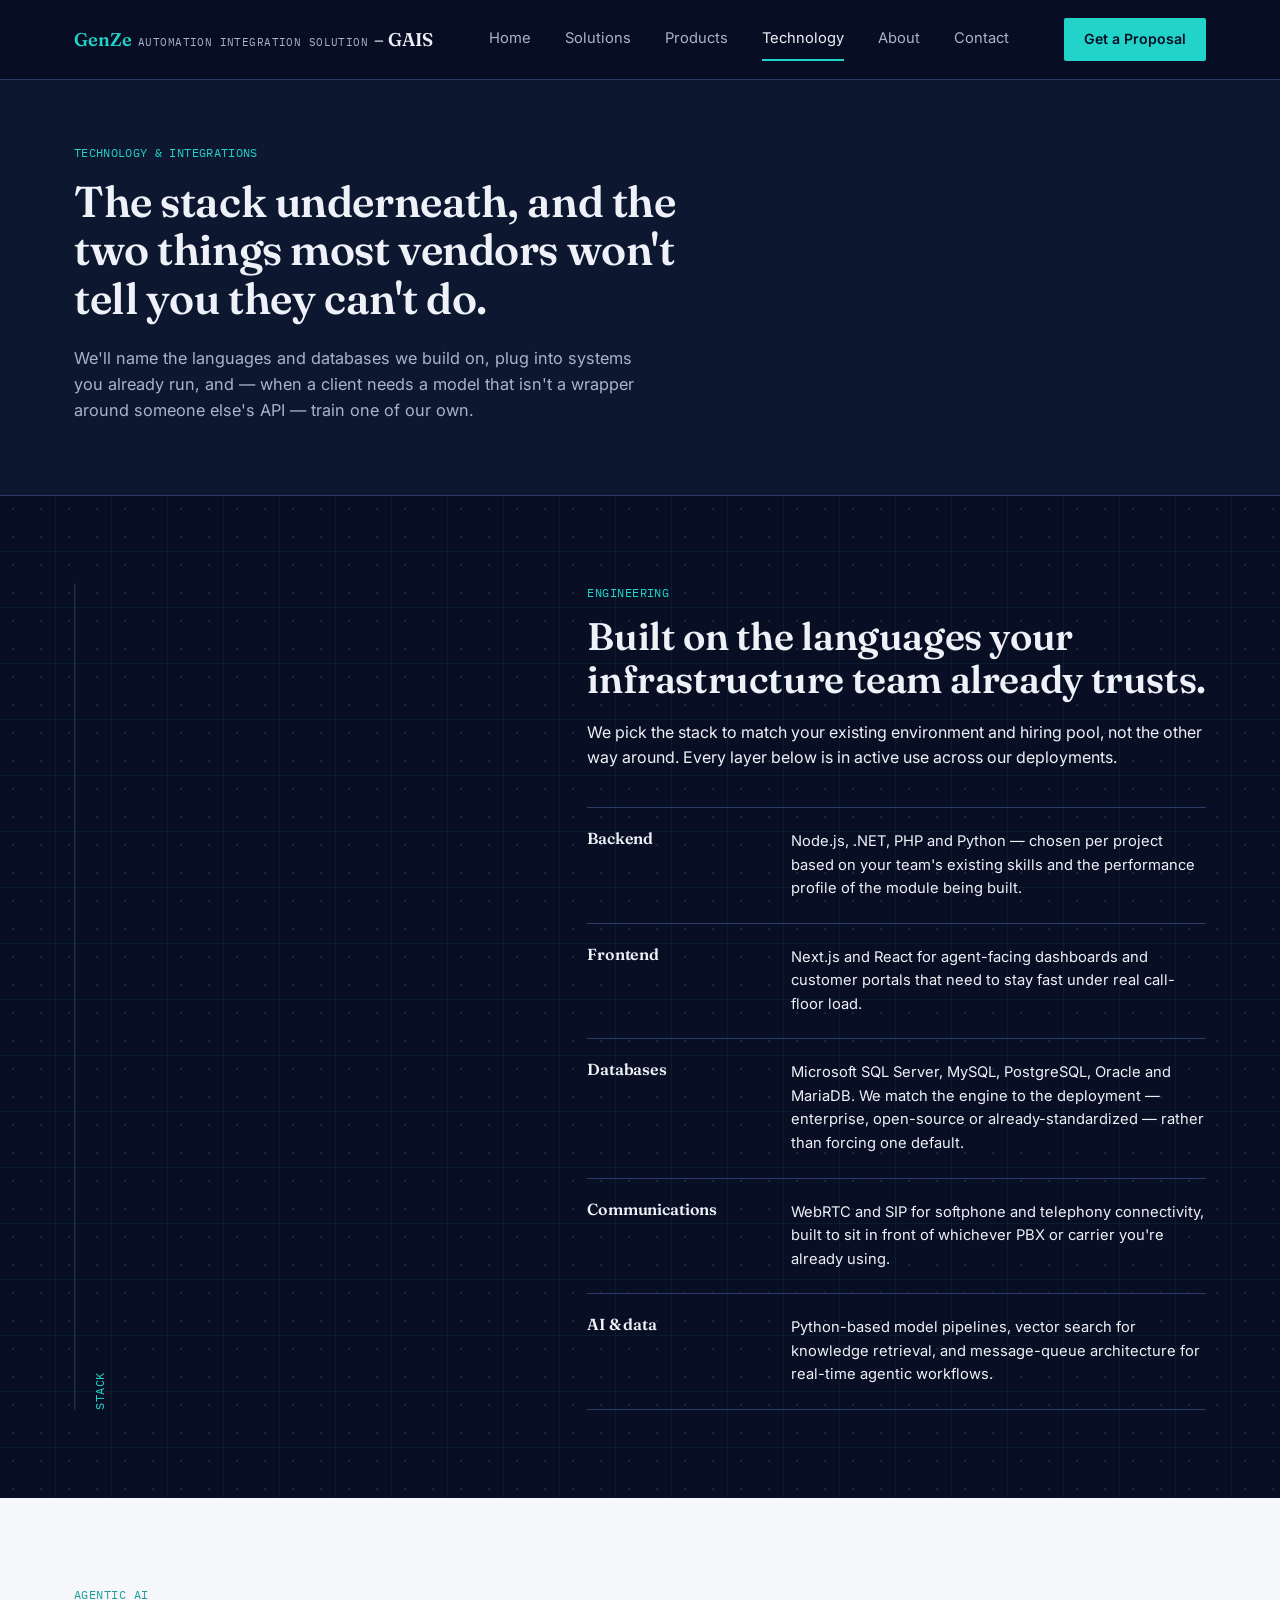
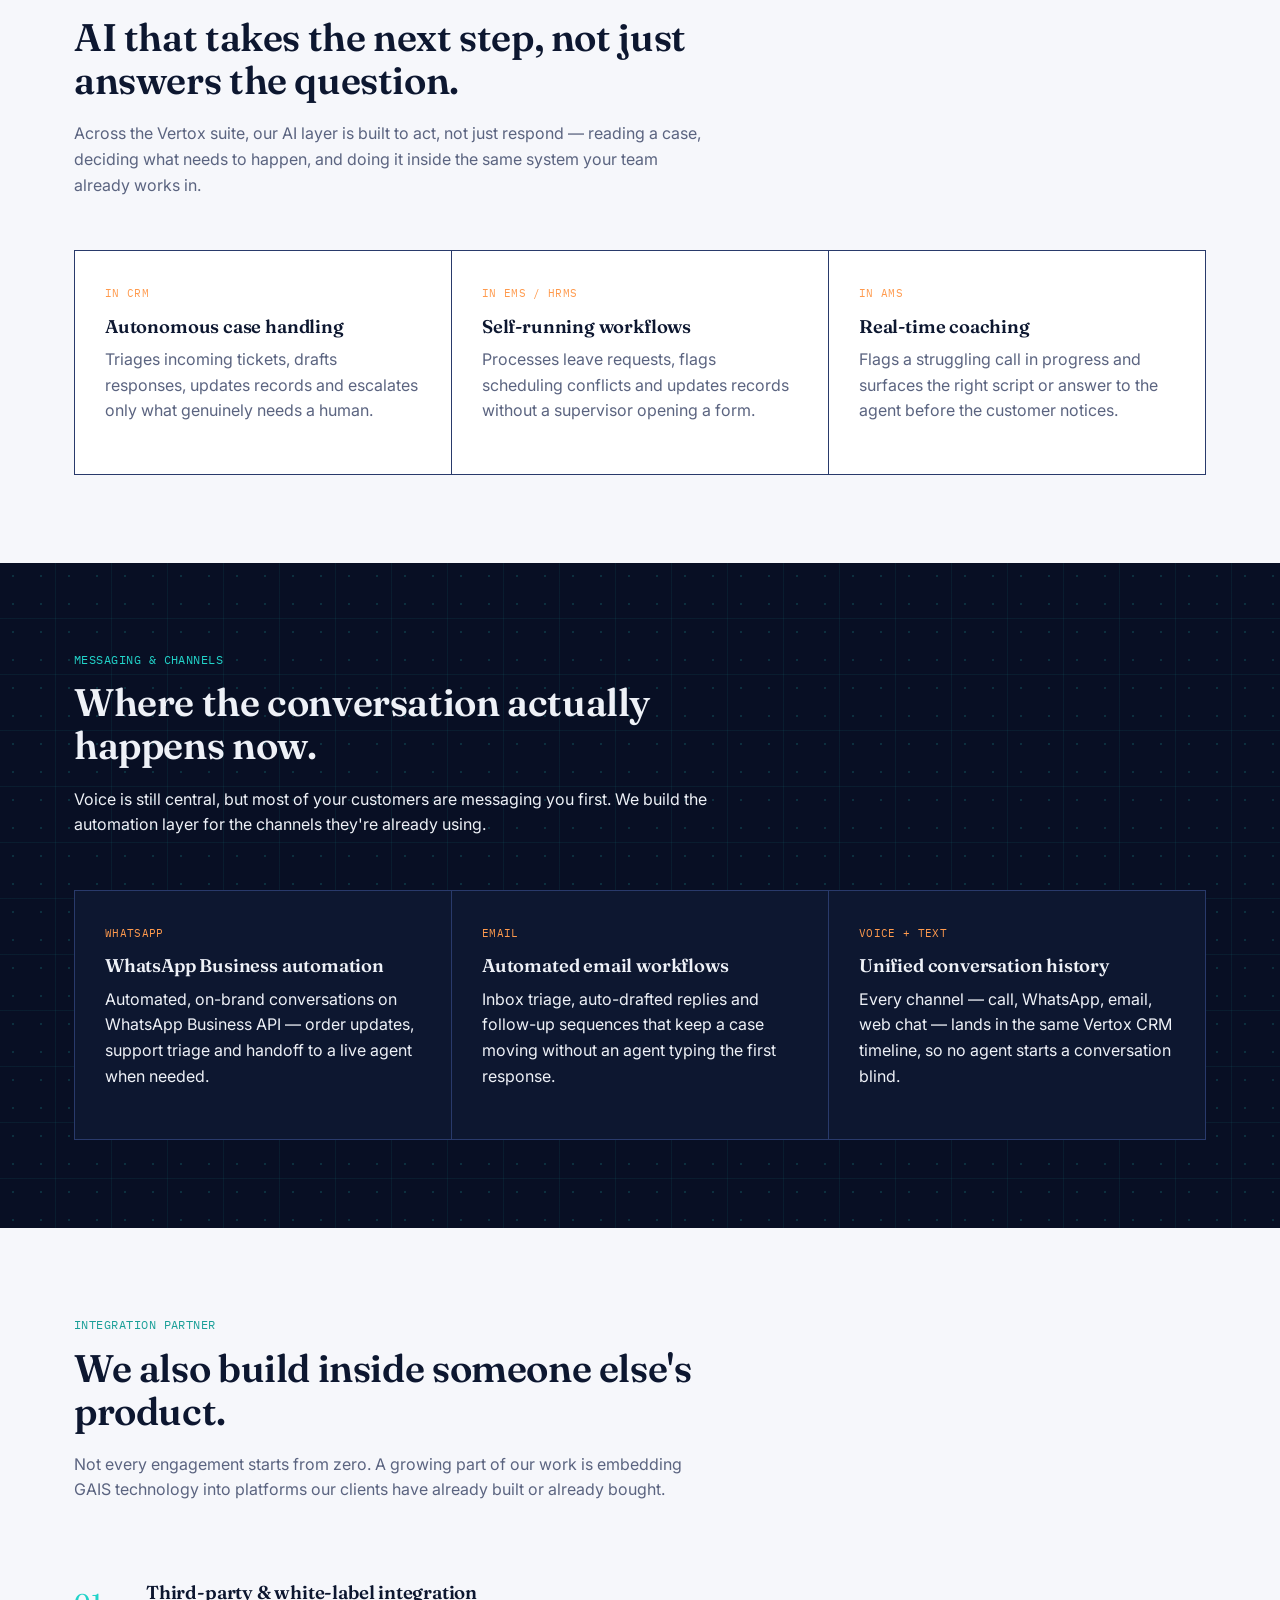
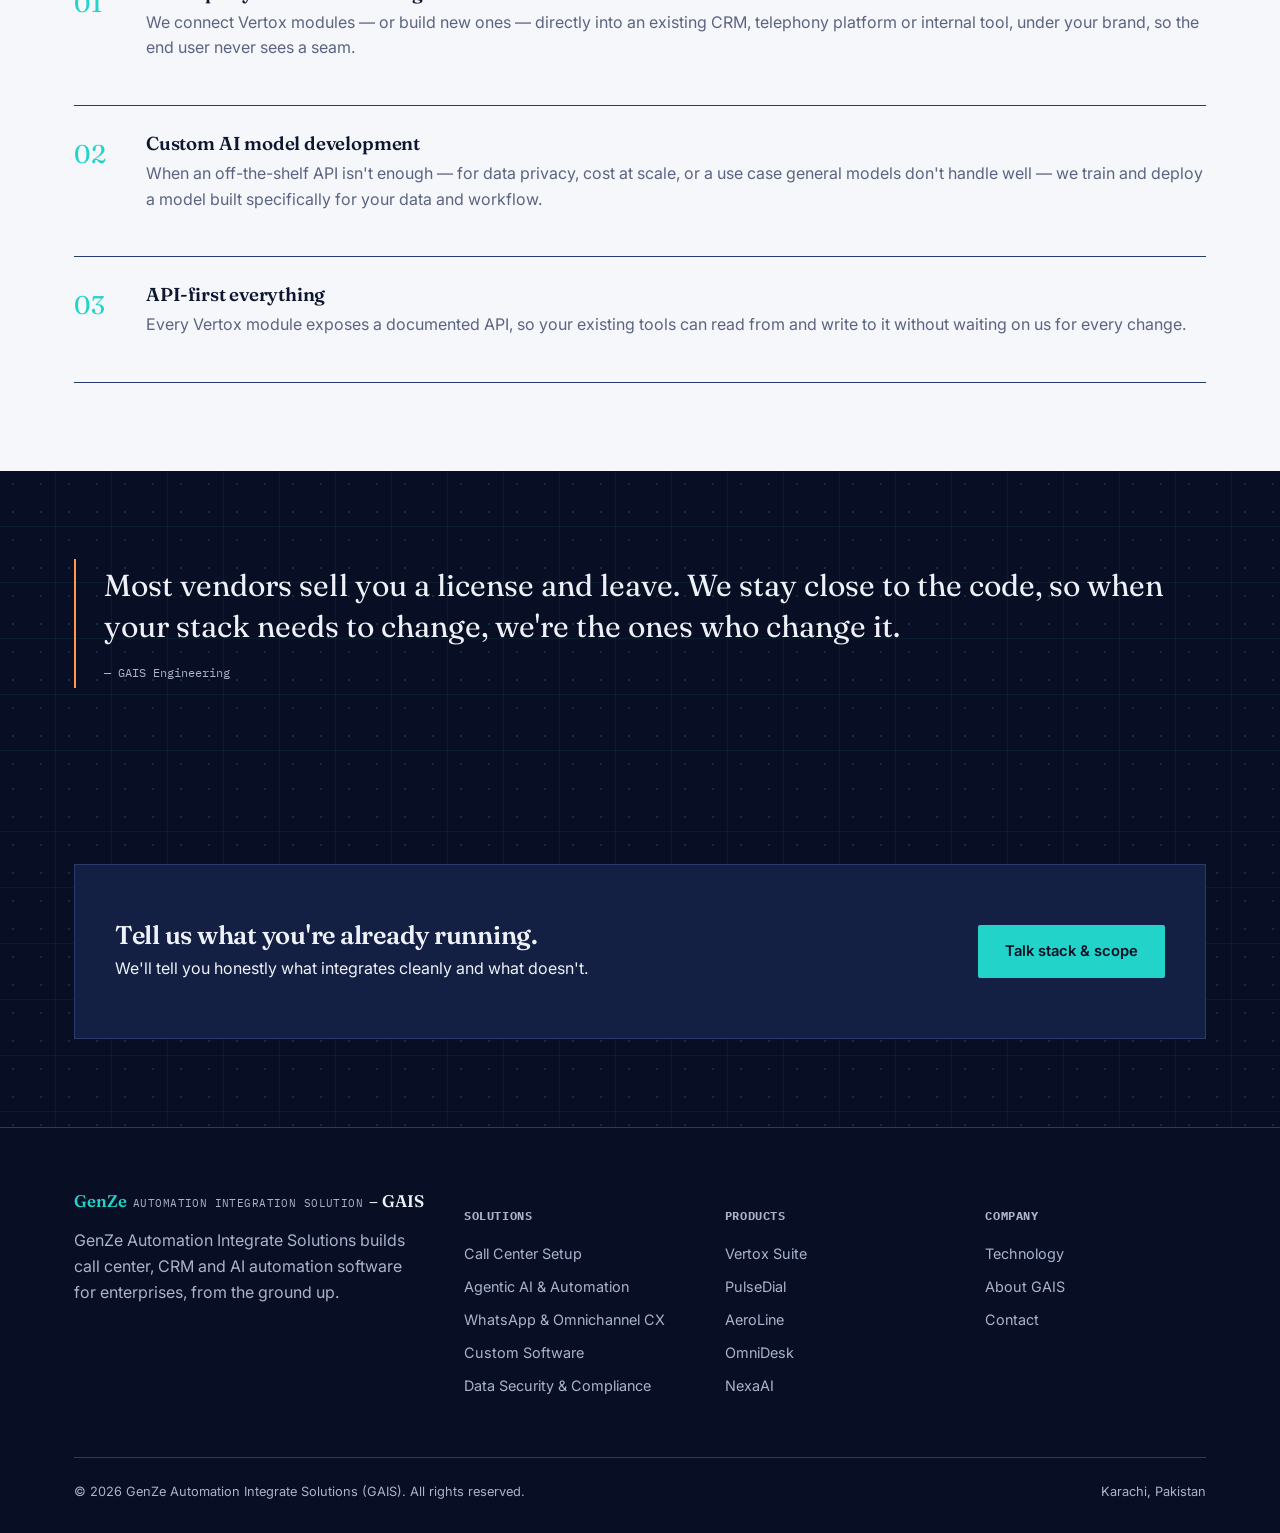
<file: technology.html>
<!DOCTYPE html>
<html lang="en">
<head>
<meta charset="UTF-8">
<meta name="viewport" content="width=device-width, initial-scale=1">
<title>Technology & Integrations | GenZe Automation Integrate Solutions (GAIS)</title>
<meta name="description" content="The stack behind GAIS: Node.js, .NET, PHP, Python and Next.js, across SQL Server, MySQL, PostgreSQL, Oracle and MariaDB — plus third-party integration and custom LLM development.">
<link rel="preconnect" href="https://fonts.googleapis.com">
<link href="https://fonts.googleapis.com/css2?family=Fraunces:wght@500;600;700&family=Inter:wght@400;500;600;700&family=IBM+Plex+Mono:wght@400;500&display=swap" rel="stylesheet">
<link rel="icon" href="assets/favicon-32.png" sizes="32x32" type="image/png">
<link rel="stylesheet" href="assets/style.css">
</head>
<body>

<header class="site-header">
  <div class="header-row">
    <a href="index.html" class="brand"><span class="brand-text"><strong class="brand-genze">GenZe</strong> <span class="brand-full">Automation Integration Solution</span> <strong class="brand-gais">– GAIS</strong></span></a>
    <nav class="nav-links">
      <a href="index.html">Home</a>
      <a href="solutions.html">Solutions</a>
      <a href="products.html">Products</a>
      <a href="technology.html" class="active">Technology</a>
      <a href="about.html">About</a>
      <a href="contact.html">Contact</a>
    </nav>
    <a href="contact.html" class="nav-cta">Get a Proposal</a>
    <button class="menu-toggle" aria-label="Menu"><span></span><span></span><span></span></button>
  </div>
</header>

<section class="page-hero">
  <div class="container">
    <div class="breadcrumb">TECHNOLOGY &amp; INTEGRATIONS</div>
    <h1>The stack underneath, and the two things most vendors won't tell you they can't do.</h1>
    <p>We'll name the languages and databases we build on, plug into systems you already run, and — when a client needs a model that isn't a wrapper around someone else's API — train one of our own.</p>
  </div>
</section>

<section class="on-dark">
  <div class="container split">
    <div class="side-label">STACK</div>
    <div>
      <div class="section-head" style="margin-bottom:36px;">
        <div class="eyebrow">ENGINEERING</div>
        <h2>Built on the languages your infrastructure team already trusts.</h2>
        <p>We pick the stack to match your existing environment and hiring pool, not the other way around. Every layer below is in active use across our deployments.</p>
      </div>
      <div class="split-list">
        <div class="row">
          <h4>Backend</h4>
          <p>Node.js, .NET, PHP and Python — chosen per project based on your team's existing skills and the performance profile of the module being built.</p>
        </div>
        <div class="row">
          <h4>Frontend</h4>
          <p>Next.js and React for agent-facing dashboards and customer portals that need to stay fast under real call-floor load.</p>
        </div>
        <div class="row">
          <h4>Databases</h4>
          <p>Microsoft SQL Server, MySQL, PostgreSQL, Oracle and MariaDB. We match the engine to the deployment — enterprise, open-source or already-standardized — rather than forcing one default.</p>
        </div>
        <div class="row">
          <h4>Communications</h4>
          <p>WebRTC and SIP for softphone and telephony connectivity, built to sit in front of whichever PBX or carrier you're already using.</p>
        </div>
        <div class="row">
          <h4>AI &amp; data</h4>
          <p>Python-based model pipelines, vector search for knowledge retrieval, and message-queue architecture for real-time agentic workflows.</p>
        </div>
      </div>
    </div>
  </div>
</section>

<section class="on-light">
  <div class="container">
    <div class="section-head">
      <div class="eyebrow">AGENTIC AI</div>
      <h2>AI that takes the next step, not just answers the question.</h2>
      <p>Across the Vertox suite, our AI layer is built to act, not just respond — reading a case, deciding what needs to happen, and doing it inside the same system your team already works in.</p>
    </div>
    <div class="grid-3">
      <div class="cell"><span class="tag">IN CRM</span><h3>Autonomous case handling</h3><p>Triages incoming tickets, drafts responses, updates records and escalates only what genuinely needs a human.</p></div>
      <div class="cell"><span class="tag">IN EMS / HRMS</span><h3>Self-running workflows</h3><p>Processes leave requests, flags scheduling conflicts and updates records without a supervisor opening a form.</p></div>
      <div class="cell"><span class="tag">IN AMS</span><h3>Real-time coaching</h3><p>Flags a struggling call in progress and surfaces the right script or answer to the agent before the customer notices.</p></div>
    </div>
  </div>
</section>

<section class="on-dark">
  <div class="container">
    <div class="section-head">
      <div class="eyebrow">MESSAGING &amp; CHANNELS</div>
      <h2>Where the conversation actually happens now.</h2>
      <p>Voice is still central, but most of your customers are messaging you first. We build the automation layer for the channels they're already using.</p>
    </div>
    <div class="grid-3">
      <div class="cell"><span class="tag">WHATSAPP</span><h3>WhatsApp Business automation</h3><p>Automated, on-brand conversations on WhatsApp Business API — order updates, support triage and handoff to a live agent when needed.</p></div>
      <div class="cell"><span class="tag">EMAIL</span><h3>Automated email workflows</h3><p>Inbox triage, auto-drafted replies and follow-up sequences that keep a case moving without an agent typing the first response.</p></div>
      <div class="cell"><span class="tag">VOICE + TEXT</span><h3>Unified conversation history</h3><p>Every channel — call, WhatsApp, email, web chat — lands in the same Vertox CRM timeline, so no agent starts a conversation blind.</p></div>
    </div>
  </div>
</section>

<section class="on-light">
  <div class="container">
    <div class="section-head">
      <div class="eyebrow">INTEGRATION PARTNER</div>
      <h2>We also build inside someone else's product.</h2>
      <p>Not every engagement starts from zero. A growing part of our work is embedding GAIS technology into platforms our clients have already built or already bought.</p>
    </div>
    <div class="integration-row">
      <div class="mark-lg">01</div>
      <div>
        <h3>Third-party &amp; white-label integration</h3>
        <p>We connect Vertox modules — or build new ones — directly into an existing CRM, telephony platform or internal tool, under your brand, so the end user never sees a seam.</p>
      </div>
    </div>
    <div class="integration-row">
      <div class="mark-lg">02</div>
      <div>
        <h3>Custom AI model development</h3>
        <p>When an off-the-shelf API isn't enough — for data privacy, cost at scale, or a use case general models don't handle well — we train and deploy a model built specifically for your data and workflow.</p>
      </div>
    </div>
    <div class="integration-row">
      <div class="mark-lg">03</div>
      <div>
        <h3>API-first everything</h3>
        <p>Every Vertox module exposes a documented API, so your existing tools can read from and write to it without waiting on us for every change.</p>
      </div>
    </div>
  </div>
</section>

<section class="on-dark">
  <div class="container">
    <div class="pullquote">
      <p>Most vendors sell you a license and leave. We stay close to the code, so when your stack needs to change, we're the ones who change it.</p>
      <cite>— GAIS Engineering</cite>
    </div>
  </div>
</section>

<section class="on-dark">
  <div class="container">
    <div class="cta-band">
      <div>
        <h3>Tell us what you're already running.</h3>
        <p>We'll tell you honestly what integrates cleanly and what doesn't.</p>
      </div>
      <a href="contact.html" class="btn btn-primary">Talk stack &amp; scope</a>
    </div>
  </div>
</section>

<footer>
  <div class="container">
    <div class="footer-grid">
      <div>
        <div class="brand" style="margin-bottom:14px;"><span class="brand-text"><strong class="brand-genze">GenZe</strong> <span class="brand-full">Automation Integration Solution</span> <strong class="brand-gais">– GAIS</strong></span></div>
        <p>GenZe Automation Integrate Solutions builds call center, CRM and AI automation software for enterprises, from the ground up.</p>
      </div>
      <div>
        <h5>SOLUTIONS</h5>
        <ul>
          <li><a href="solutions.html">Call Center Setup</a></li>
          <li><a href="solutions.html">Agentic AI &amp; Automation</a></li>
          <li><a href="solutions.html">WhatsApp &amp; Omnichannel CX</a></li>
          <li><a href="solutions.html">Custom Software</a></li>
          <li><a href="solutions.html">Data Security &amp; Compliance</a></li>
        </ul>
      </div>
      <div>
        <h5>PRODUCTS</h5>
        <ul>
          <li><a href="products.html">Vertox Suite</a></li>
          <li><a href="products.html">PulseDial</a></li>
          <li><a href="products.html">AeroLine</a></li>
          <li><a href="products.html">OmniDesk</a></li>
          <li><a href="products.html">NexaAI</a></li>
        </ul>
      </div>
      <div>
        <h5>COMPANY</h5>
        <ul>
          <li><a href="technology.html">Technology</a></li>
          <li><a href="about.html">About GAIS</a></li>
          <li><a href="contact.html">Contact</a></li>
        </ul>
      </div>
    </div>
    <div class="footer-bottom">
      <span>© 2026 GenZe Automation Integrate Solutions (GAIS). All rights reserved.</span>
      <span>Karachi, Pakistan</span>
    </div>
  </div>
</footer>

<script src="assets/script.js"></script>
</body>
</html>
</file>
<file: assets/style.css>
/* ============================================================
   GenZe Automation Integrate Solutions (GAIS) — Site Stylesheet
   ============================================================ */

:root{
  --navy-950:#080f24;
  --navy-900:#0d1730;
  --navy-800:#132043;
  --navy-700:#1b2c58;
  --line:#293a6b;
  --cyan:#22d3c9;
  --cyan-dim:#1a9f98;
  --amber:#ff9a4d;
  --ink:#eef1f7;
  --ink-dim:#a9b3cc;
  --paper:#f6f7fb;
  --paper-ink:#0d1730;
  --paper-dim:#5b6480;
  --radius:2px;
  --maxw:1180px;
  --serif:"Fraunces", Georgia, serif;
  --sans:"Inter", -apple-system, Segoe UI, Roboto, sans-serif;
  --mono:"IBM Plex Mono", monospace;
}

*{box-sizing:border-box;}
html{scroll-behavior:smooth;}
body{
  margin:0;
  background:var(--navy-950);
  color:var(--ink);
  font-family:var(--sans);
  font-size:16px;
  line-height:1.6;
  -webkit-font-smoothing:antialiased;
}

/* ---------- Tech background texture (dark sections) ---------- */
.on-dark, .hero, .page-hero, footer{
  position:relative;
  background-image:
    radial-gradient(rgba(34,211,201,.16) 1.5px, transparent 1.5px),
    linear-gradient(rgba(34,211,201,.07) 1px, transparent 1px),
    linear-gradient(90deg, rgba(34,211,201,.07) 1px, transparent 1px);
  background-size: 28px 28px, 56px 56px, 56px 56px;
  background-position: -1px -1px, -1px -1px, -1px -1px;
}
.on-dark > .container, .page-hero > .container, footer > .container{position:relative;z-index:1;}

/* ---------- Interactive highlight: hover + click/tap (feature cards) ---------- */
.cell, .product-row, .industry-item, .trust-strip span, .team-card, .integration-row{
  cursor:pointer;
  transition:background .2s ease, border-color .2s ease, transform .2s ease, box-shadow .2s ease;
}
.cell:hover, .team-card:hover, .integration-row:hover{
  background:rgba(34,211,201,.06);
  box-shadow:inset 0 0 0 1px rgba(34,211,201,.4);
}
.trust-strip span:hover{border-color:var(--cyan);color:var(--cyan);}
.industry-item:hover{background:rgba(34,211,201,.06);}
.product-row:hover{background:rgba(34,211,201,.04);}
.cell.is-active{
  background:rgba(34,211,201,.12);
  box-shadow:inset 0 0 0 2px var(--cyan);
  transform:translateY(-3px);
}
.on-light .cell.is-active{background:rgba(26,159,152,.08);}
.product-row.is-active{background:rgba(34,211,201,.08);box-shadow:inset 4px 0 0 var(--cyan);padding-left:14px;}
.industry-item.is-active{background:rgba(34,211,201,.1);}
.on-light .industry-item.is-active{background:rgba(26,159,152,.07);}
.trust-strip span.is-active{border-color:var(--cyan);color:var(--cyan);background:rgba(34,211,201,.12);}
.team-card.is-active{transform:translateY(-4px);box-shadow:inset 0 0 0 1px rgba(34,211,201,.4);}
.integration-row.is-active{background:rgba(34,211,201,.08);}
img{max-width:100%;display:block;}
a{color:inherit;text-decoration:none;}
ul{margin:0;padding:0;list-style:none;}
h1,h2,h3,h4{
  font-family:var(--serif);
  font-weight:600;
  line-height:1.12;
  margin:0 0 .5em;
  letter-spacing:-.01em;
}
p{margin:0 0 1em;color:var(--ink-dim);}
.container{max-width:var(--maxw);margin:0 auto;padding:0 24px;}

/* ---------- Header ---------- */
.site-header{
  position:sticky;top:0;z-index:50;
  background:rgba(8,15,36,.92);
  backdrop-filter:blur(10px);
  border-bottom:1px solid var(--line);
}
.header-row{
  display:flex;align-items:center;justify-content:space-between;
  padding:18px 24px;max-width:var(--maxw);margin:0 auto;gap:16px;
}
.brand{display:flex;align-items:center;gap:10px;font-family:var(--serif);font-weight:600;color:var(--ink);}
.brand-text{display:flex;align-items:baseline;gap:6px;white-space:nowrap;}
.brand-genze{color:var(--cyan);font-family:var(--serif);font-size:1.15rem;font-weight:600;}
.brand-gais{color:var(--ink);font-family:var(--serif);font-size:1.15rem;font-weight:600;}
.brand-full{font-family:var(--mono);font-size:.66rem;font-weight:400;letter-spacing:.04em;color:var(--ink-dim);text-transform:uppercase;}
footer .brand-genze,footer .brand-gais{font-size:1.05rem;}
.brand .mark{color:var(--cyan);}
.brand small{font-family:var(--mono);font-size:.6rem;font-weight:400;letter-spacing:.08em;color:var(--ink-dim);}
.nav-links{display:flex;gap:34px;font-size:.92rem;}
.nav-links a{color:var(--ink-dim);position:relative;padding:4px 0;transition:color .2s;}
.nav-links a:hover,.nav-links a.active{color:var(--ink);}
.nav-links a.active::after{
  content:"";position:absolute;left:0;bottom:-6px;width:100%;height:2px;background:var(--cyan);
}
.nav-cta{
  display:inline-flex;align-items:center;gap:8px;
  background:var(--cyan);color:var(--navy-950);
  padding:10px 20px;font-weight:600;font-size:.88rem;border-radius:var(--radius);
  white-space:nowrap;
}
.menu-toggle{
  display:none;background:none;border:1px solid var(--line);color:var(--ink);
  width:42px;height:42px;border-radius:var(--radius);cursor:pointer;
}
.menu-toggle span{display:block;width:18px;height:2px;background:var(--ink);margin:4px auto;transition:.2s;}

/* ---------- Hero ---------- */
.hero{
  position:relative;overflow:hidden;
  padding:96px 0 110px;
  background:
    linear-gradient(180deg,var(--navy-950) 0%,var(--navy-900) 100%);
  border-bottom:1px solid var(--line);
}
.hero::before{
  content:"";position:absolute;top:0;right:0;width:46%;height:100%;
  background:
    repeating-linear-gradient(115deg, rgba(34,211,201,.08) 0 1px, transparent 1px 46px),
    repeating-linear-gradient(25deg, rgba(255,154,77,.05) 0 1px, transparent 1px 60px);
  clip-path:polygon(18% 0,100% 0,100% 100%,0% 100%);
  pointer-events:none;
}
.hero-grid{display:grid;grid-template-columns:1.1fr .9fr;gap:48px;align-items:center;position:relative;}
.eyebrow{
  font-family:var(--mono);font-size:.72rem;color:var(--cyan);
  letter-spacing:.04em;margin-bottom:18px;
}
.hero h1{font-size:clamp(2.1rem,4.2vw,3.4rem);color:var(--ink);max-width:15ch;}
.hero h1 em{font-style:normal;color:var(--cyan);}
.hero p.lead{font-size:1.08rem;max-width:46ch;margin-bottom:32px;}
.btn-row{display:flex;gap:16px;flex-wrap:wrap;}
.btn{
  display:inline-block;padding:14px 26px;font-weight:600;font-size:.92rem;
  border-radius:var(--radius);border:1px solid transparent;transition:.2s;
}
.btn-primary{background:var(--cyan);color:var(--navy-950);}
.btn-primary:hover{background:#3fe6dc;}
.btn-ghost{border-color:var(--line);color:var(--ink);}
.btn-ghost:hover{border-color:var(--cyan);color:var(--cyan);}
.hero-stats{display:flex;gap:32px;margin-top:48px;flex-wrap:wrap;}
.hero-stats div{border-left:2px solid var(--cyan);padding-left:14px;}
.hero-stats strong{display:block;font-family:var(--serif);font-size:1.7rem;color:var(--ink);}
.hero-stats span{font-size:.82rem;color:var(--ink-dim);}

.hero-panel{
  background:var(--navy-800);border:1px solid var(--line);border-radius:var(--radius);
  padding:28px;position:relative;
}
.hero-panel .panel-head{display:flex;justify-content:space-between;align-items:center;margin-bottom:18px;border-bottom:1px solid var(--line);padding-bottom:14px;}
.hero-panel .panel-head span{font-family:var(--mono);font-size:.72rem;color:var(--ink-dim);}
.dot-row span{display:inline-block;width:8px;height:8px;border-radius:50%;margin-right:5px;}
.dot-row .d1{background:#ff6b6b;}.dot-row .d2{background:var(--amber);}.dot-row .d3{background:var(--cyan);}
.stack-line{
  display:flex;justify-content:space-between;padding:11px 0;border-bottom:1px dashed var(--line);
  font-size:.86rem;
}
.stack-line:last-child{border-bottom:none;}
.stack-line span:first-child{color:var(--ink-dim);}
.stack-line span:last-child{color:var(--cyan);font-family:var(--mono);font-size:.78rem;}

/* ---------- Section basics ---------- */
section{padding:88px 0;}
.section-head{max-width:640px;margin-bottom:52px;}
.section-head .eyebrow{margin-bottom:12px;}
.section-head h2{font-size:clamp(1.7rem,3vw,2.4rem);}
.on-dark h2, .on-dark p{color:var(--ink);}
.on-light{background:var(--paper);color:var(--paper-ink);}
.on-light p{color:var(--paper-dim);}
.on-light h2,.on-light h3,.on-light h4{color:var(--paper-ink);}
.on-light .eyebrow{color:var(--cyan-dim);}

/* ---------- Cards / grids ---------- */
.grid-3{display:grid;grid-template-columns:repeat(3,1fr);gap:1px;background:var(--line);border:1px solid var(--line);}
.grid-2{display:grid;grid-template-columns:1fr 1fr;gap:1px;background:var(--line);border:1px solid var(--line);}
.cell{background:var(--navy-900);padding:34px 30px;}
.on-light .cell{background:#fff;}
.cell h3{font-size:1.15rem;margin-bottom:10px;color:var(--ink);}
.on-light .cell h3{color:var(--paper-ink);}
.cell .tag{font-family:var(--mono);font-size:.68rem;color:var(--amber);letter-spacing:.03em;display:block;margin-bottom:14px;}

/* ---------- Product rows ---------- */
.product-row{
  display:grid;grid-template-columns:220px 1fr 200px;gap:28px;align-items:start;
  padding:34px 0;border-bottom:1px solid var(--line);
}
.product-row:first-child{border-top:1px solid var(--line);}
.product-name{font-family:var(--serif);font-size:1.5rem;color:var(--ink);}
.product-name .suite{display:block;font-family:var(--mono);font-size:.68rem;color:var(--cyan);letter-spacing:.06em;margin-bottom:6px;}
.product-row ul{display:flex;flex-direction:column;gap:6px;}
.product-row ul li{font-size:.9rem;color:var(--ink-dim);padding-left:16px;position:relative;}
.product-row ul li::before{content:"—";position:absolute;left:0;color:var(--cyan);}
.product-row .stackline{font-family:var(--mono);font-size:.76rem;color:var(--amber);align-self:start;text-align:right;}

/* ---------- Process / steps ---------- */
.steps{display:grid;grid-template-columns:repeat(4,1fr);gap:24px;}
.step{border-top:2px solid var(--cyan);padding-top:16px;}
.step .num{font-family:var(--mono);font-size:.78rem;color:var(--ink-dim);}

/* ---------- Logo / trust strip ---------- */
.trust-strip{
  display:flex;flex-wrap:wrap;gap:14px;padding:26px 0;border-top:1px solid var(--line);border-bottom:1px solid var(--line);
}
.trust-strip span{
  font-family:var(--mono);font-size:.74rem;color:var(--ink-dim);
  padding:8px 14px;border:1px solid var(--line);border-radius:var(--radius);
}

/* ---------- CTA band ---------- */
.cta-band{
  background:var(--navy-800);border:1px solid var(--line);
  padding:56px 40px;display:flex;justify-content:space-between;align-items:center;gap:24px;flex-wrap:wrap;
}
.cta-band h3{font-size:1.6rem;margin-bottom:6px;color:var(--ink);}
.cta-band p{margin:0;}

/* ---------- Forms ---------- */
.form-grid{display:grid;grid-template-columns:1fr 1fr;gap:20px;}
.form-grid .full{grid-column:1 / -1;}
label{display:block;font-size:.78rem;font-family:var(--mono);color:var(--ink-dim);margin-bottom:8px;letter-spacing:.03em;}
input,textarea,select{
  width:100%;background:var(--navy-900);border:1px solid var(--line);color:var(--ink);
  padding:13px 14px;border-radius:var(--radius);font-family:var(--sans);font-size:.94rem;
}
input:focus,textarea:focus,select:focus{outline:2px solid var(--cyan);outline-offset:1px;}
textarea{resize:vertical;min-height:130px;}
.on-light input,.on-light textarea,.on-light select{background:#fff;border-color:#d8dce8;color:var(--paper-ink);}

/* ---------- Contact info list ---------- */
.info-list{display:flex;flex-direction:column;gap:26px;}
.info-item{display:flex;gap:16px;padding-bottom:22px;border-bottom:1px solid var(--line);}
.info-item .icon{
  width:38px;height:38px;flex:none;border:1px solid var(--cyan);color:var(--cyan);
  display:flex;align-items:center;justify-content:center;font-family:var(--mono);font-size:.8rem;border-radius:var(--radius);
}
.info-item h4{margin-bottom:4px;font-size:1rem;color:var(--ink);}
.info-item a{color:var(--cyan);}

/* ---------- Team ---------- */
.team-grid{display:grid;grid-template-columns:1fr 1fr;gap:40px;}
.team-grid-3{grid-template-columns:1fr 1fr 1fr;}
.team-card:first-child{border-top-color:var(--cyan);}
.team-card{border-top:2px solid var(--amber);padding-top:18px;}
.team-card h3{color:var(--ink);margin-bottom:2px;}
.team-card .role{font-family:var(--mono);font-size:.76rem;color:var(--cyan);display:block;margin-bottom:14px;}

/* ---------- Footer ---------- */
footer{background:var(--navy-950);border-top:1px solid var(--line);padding:60px 0 30px;}
.footer-grid{display:grid;grid-template-columns:1.4fr 1fr 1fr 1fr;gap:40px;margin-bottom:50px;}
.footer-grid h5{font-family:var(--mono);font-size:.74rem;color:var(--ink-dim);letter-spacing:.05em;margin-bottom:16px;}
.footer-grid li{margin-bottom:10px;font-size:.9rem;}
.footer-grid a{color:var(--ink-dim);}
.footer-grid a:hover{color:var(--cyan);}
.footer-bottom{
  display:flex;justify-content:space-between;padding-top:24px;border-top:1px solid var(--line);
  font-size:.8rem;color:var(--ink-dim);flex-wrap:wrap;gap:10px;
}

/* ---------- Pull quote / mission statement ---------- */
.pullquote{
  border-left:2px solid var(--amber);padding:6px 0 6px 28px;margin:0;
}
.pullquote p{
  font-family:var(--serif);font-size:clamp(1.3rem,2.4vw,1.9rem);color:var(--ink);line-height:1.35;margin:0;
}
.on-light .pullquote p{color:var(--paper-ink);}
.pullquote cite{display:block;margin-top:16px;font-style:normal;font-family:var(--mono);font-size:.76rem;color:var(--ink-dim);}

/* ---------- Split / asymmetric section ---------- */
.split{display:grid;grid-template-columns:.85fr 1.15fr;gap:56px;align-items:start;}
.split .side-label{
  font-family:var(--mono);font-size:.72rem;color:var(--cyan);letter-spacing:.04em;
  writing-mode:vertical-rl;text-orientation:mixed;transform:rotate(180deg);
  border-right:1px solid var(--line);padding-right:16px;height:100%;
}
.split-list{display:flex;flex-direction:column;}
.split-list .row{
  display:grid;grid-template-columns:180px 1fr;gap:24px;padding:22px 0;border-bottom:1px solid var(--line);
}
.split-list .row:first-child{border-top:1px solid var(--line);}
.split-list .row h4{margin:0;font-size:1rem;color:var(--ink);}
.split-list .row p{margin:0;font-size:.92rem;}

/* ---------- Industries strip ---------- */
.industry-row{display:flex;flex-wrap:wrap;gap:0;border-top:1px solid var(--line);}
.industry-item{
  flex:1 1 220px;padding:26px 24px;border-bottom:1px solid var(--line);border-right:1px solid var(--line);
}
.industry-item:last-child{border-right:none;}
.industry-item h4{color:var(--ink);font-size:1rem;margin-bottom:6px;}
.industry-item p{font-size:.86rem;margin:0;}

/* ---------- IVR flow diagram ---------- */
.ivr-flow{display:flex;align-items:stretch;gap:0;overflow-x:auto;padding:10px 0 24px;}
.flow-step{
  flex:1 1 0;min-width:150px;background:var(--navy-800);border:1px solid var(--line);
  padding:18px 16px;position:relative;
}
.on-light .flow-step{background:#fff;border-color:#d8dce8;}
.flow-step .fnum{font-family:var(--mono);font-size:.68rem;color:var(--amber);display:block;margin-bottom:8px;}
.flow-step h4{font-size:.92rem;margin:0 0 6px;color:var(--ink);}
.on-light .flow-step h4{color:var(--paper-ink);}
.flow-step p{font-size:.8rem;margin:0;}
.flow-arrow{
  flex:0 0 30px;display:flex;align-items:center;justify-content:center;color:var(--cyan);font-family:var(--mono);
}
.flow-branch{font-size:.72rem;color:var(--cyan);font-family:var(--mono);margin-top:10px;padding-top:10px;border-top:1px dashed var(--line);}

/* ---------- Badge list ---------- */
.badge-list{display:flex;flex-wrap:wrap;gap:10px;}
.badge-list span{
  font-family:var(--mono);font-size:.76rem;color:var(--ink);border:1px solid var(--line);
  padding:7px 13px;border-radius:var(--radius);
}
.badge-list span.on-light-badge{color:var(--paper-ink);border-color:#d8dce8;}

/* ---------- Integration band (icon + text row) ---------- */
.integration-row{display:flex;gap:20px;padding:28px 0;border-bottom:1px solid var(--line);align-items:flex-start;}
.integration-row:first-child{border-top:1px solid var(--line);}
.integration-row .mark-lg{
  font-family:var(--serif);font-size:1.6rem;color:var(--cyan);flex:none;width:52px;
}
.integration-row h3{margin-bottom:6px;}

/* ---------- Page hero (inner pages) ---------- */
.page-hero{
  padding:64px 0 56px;background:var(--navy-900);border-bottom:1px solid var(--line);
}
.page-hero h1{font-size:clamp(1.9rem,3.6vw,2.7rem);max-width:22ch;}
.page-hero p{max-width:56ch;font-size:1.02rem;}
.breadcrumb{font-family:var(--mono);font-size:.72rem;color:var(--cyan);margin-bottom:16px;letter-spacing:.03em;}

/* ---------- Utility ---------- */
.center{text-align:center;margin-left:auto;margin-right:auto;}
.mt-0{margin-top:0;}

/* ============================================================
   Responsive
   ============================================================ */
@media (max-width:980px){
  .split{grid-template-columns:1fr;}
  .split .side-label{display:none;}
  .industry-item{flex:1 1 45%;}
  .hero-grid{grid-template-columns:1fr;}
  .hero::before{display:none;}
  .grid-3{grid-template-columns:1fr 1fr;}
  .team-grid,.team-grid-3{grid-template-columns:1fr;}
  .footer-grid{grid-template-columns:1fr 1fr;}
  .product-row{grid-template-columns:1fr;gap:12px;}
  .product-row .stackline{text-align:left;}
  .steps{grid-template-columns:1fr 1fr;}
}
@media (max-width:1180px){
  .brand-full{display:none;}
}
@media (max-width:720px){
  .nav-links{
    position:fixed;top:73px;left:0;right:0;bottom:0;background:var(--navy-950);
    flex-direction:column;padding:30px 24px;gap:0;transform:translateX(100%);
    transition:transform .25s ease;z-index:40;
  }
  .nav-links.open{transform:translateX(0);}
  .nav-links a{padding:16px 0;border-bottom:1px solid var(--line);font-size:1.05rem;}
  .menu-toggle{display:block;}
  .nav-cta{display:none;}
  .grid-3,.grid-2{grid-template-columns:1fr;}
  .footer-grid{grid-template-columns:1fr;gap:28px;}
  .cta-band{flex-direction:column;text-align:center;}
  .form-grid{grid-template-columns:1fr;}
  .header-row{padding:14px 20px;}
  .hero{padding:56px 0 64px;}
  section{padding:56px 0;}
  .steps{grid-template-columns:1fr;}
  .hero-stats{gap:20px;}
  .info-item{align-items:flex-start;}
  .split-list .row{grid-template-columns:1fr;gap:6px;}
  .ivr-flow{flex-direction:column;}
  .flow-arrow{transform:rotate(90deg);padding:4px 0;}
  .industry-item{flex:1 1 100%;border-right:none;}
  .integration-row{flex-direction:column;}
}
</file>
